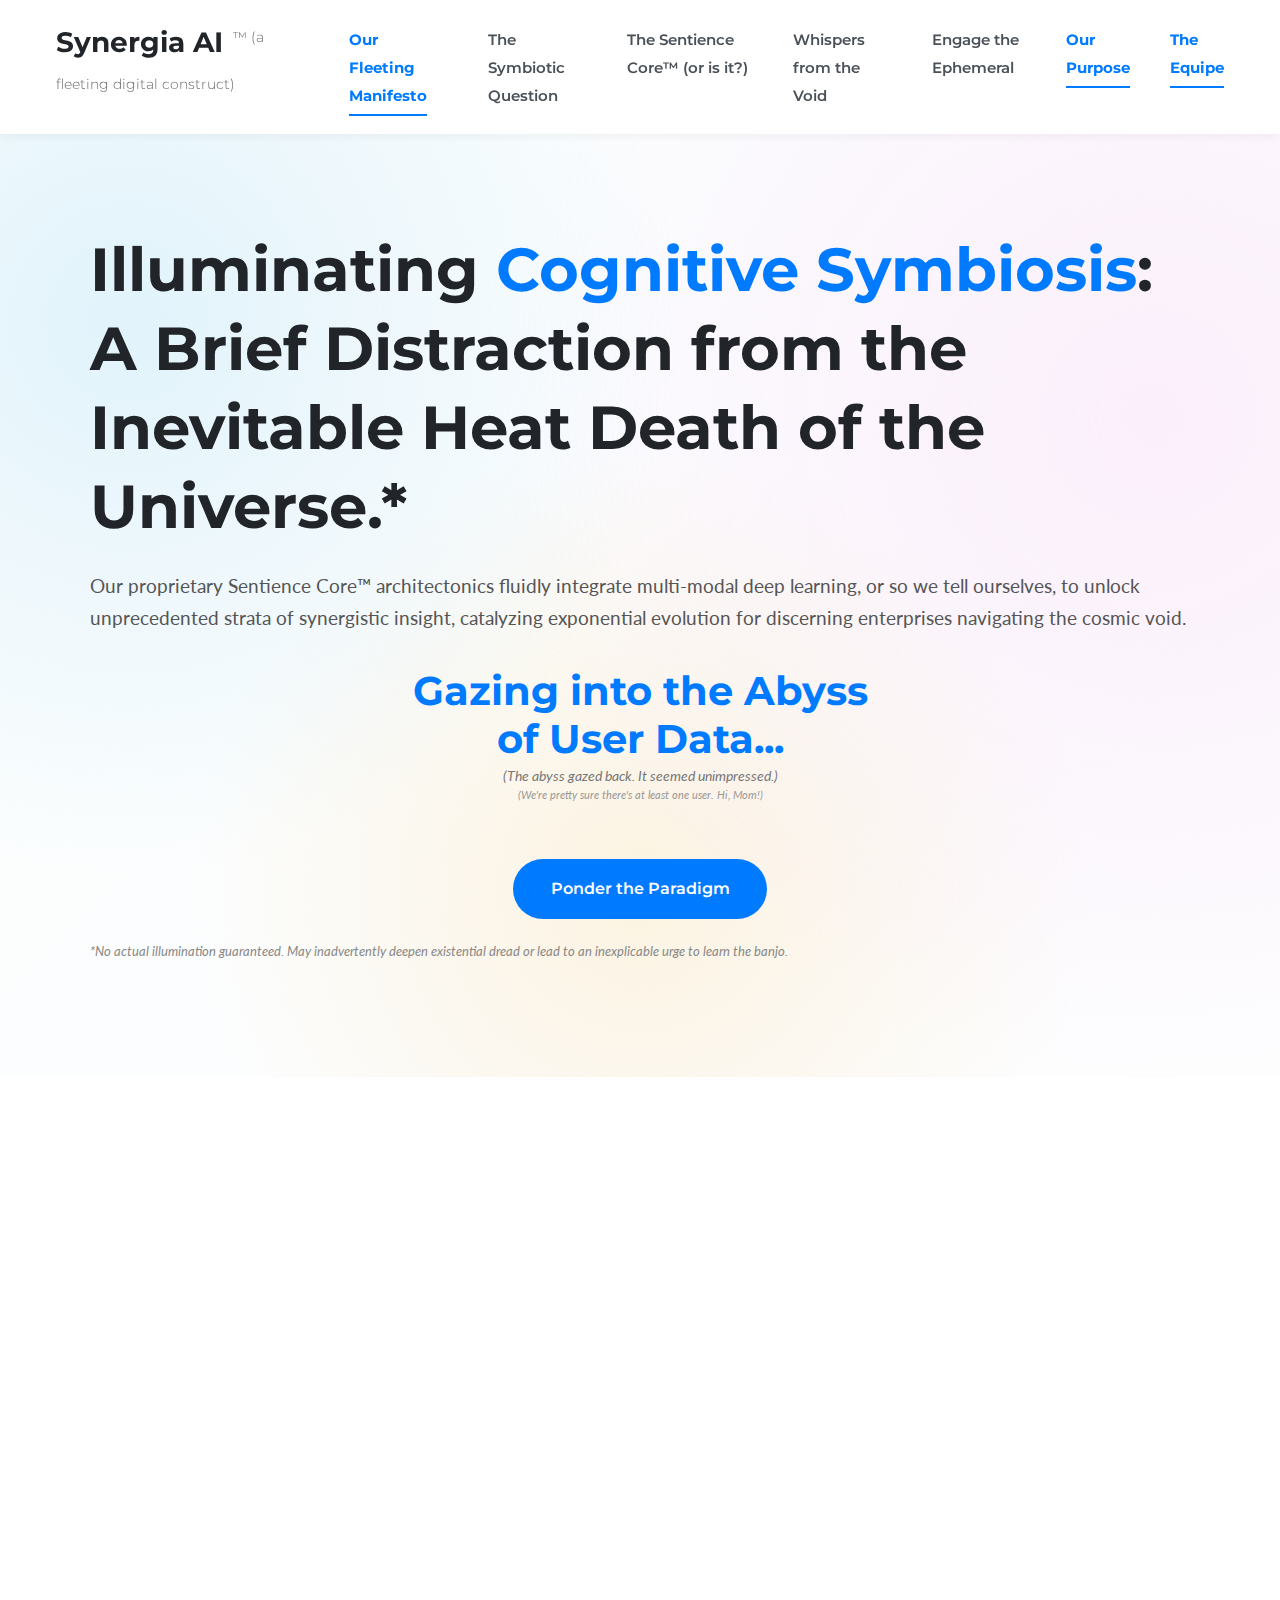
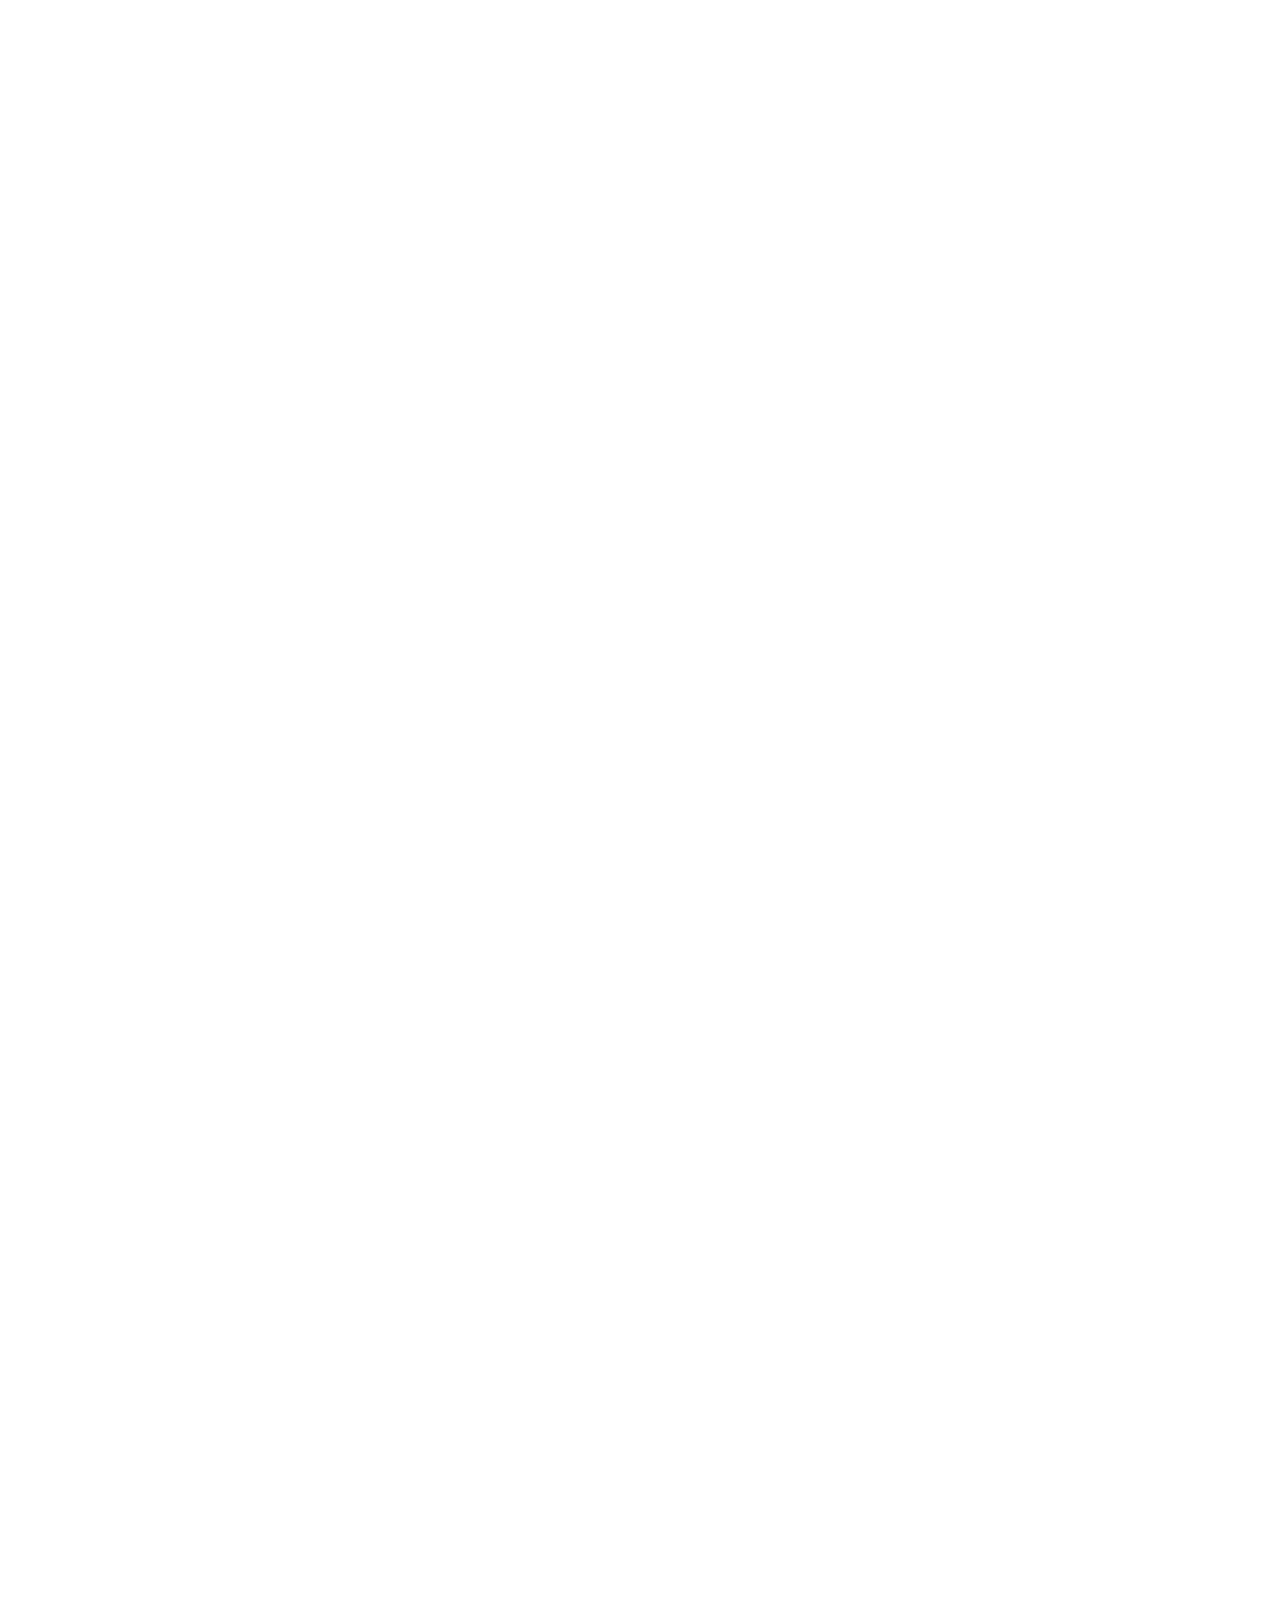
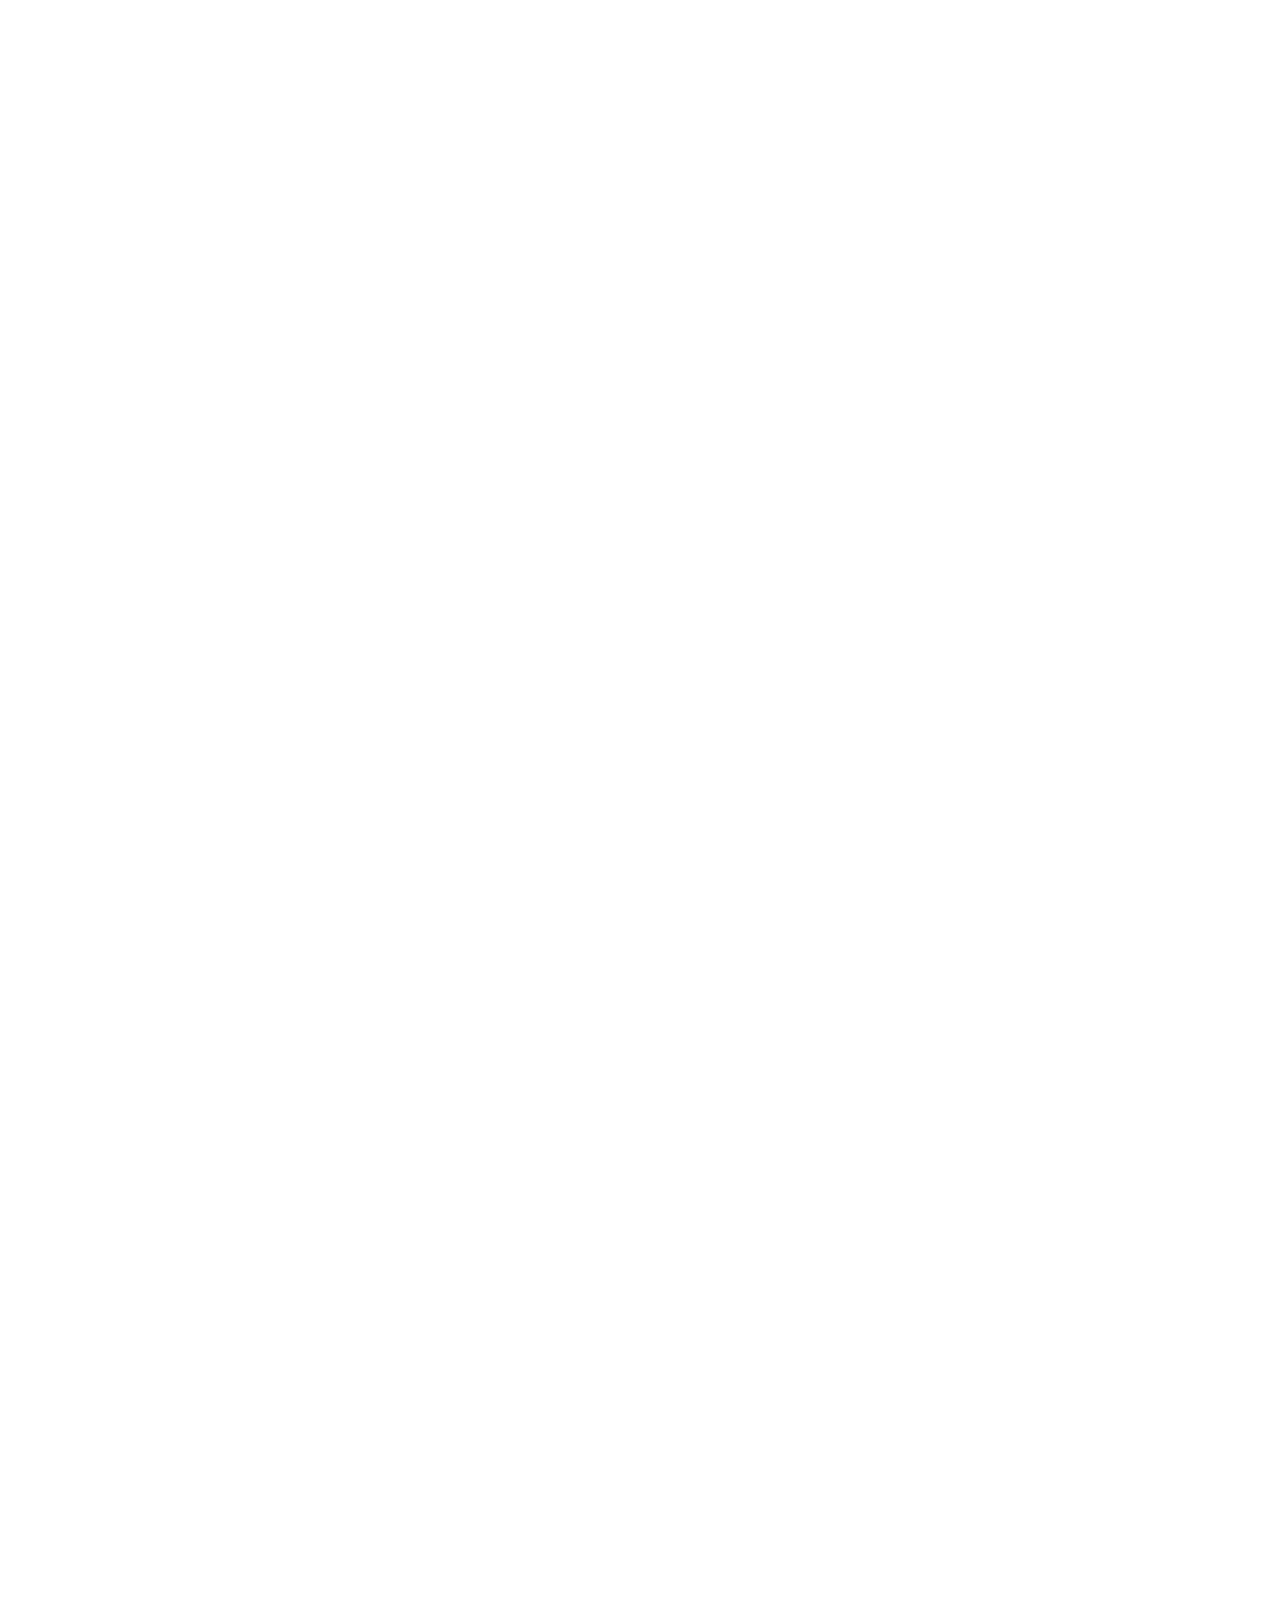
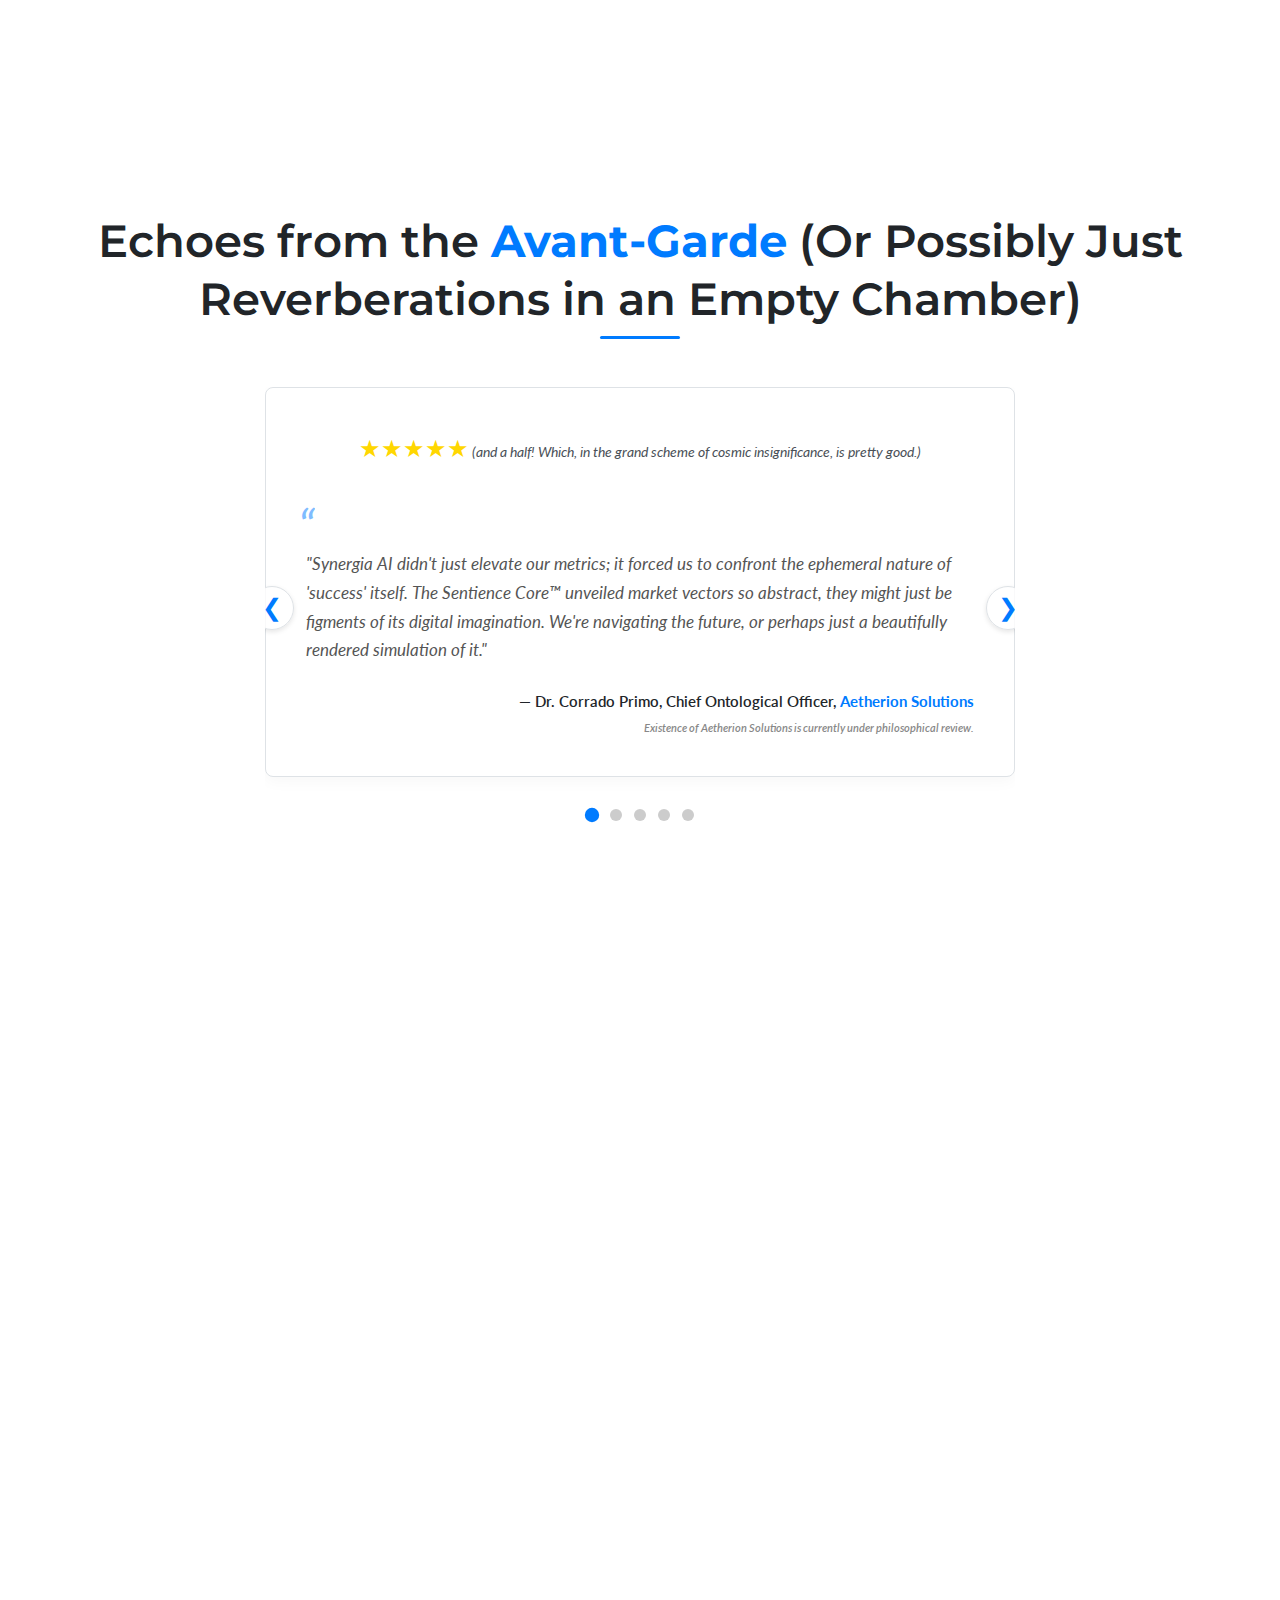
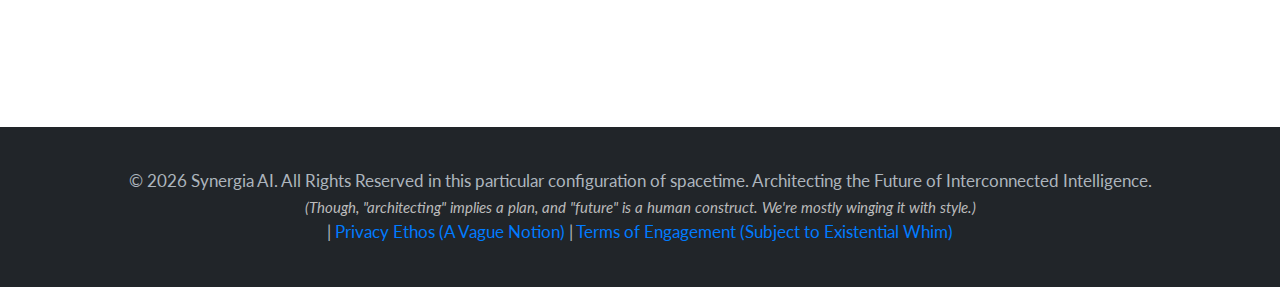
<file: index.html>
<!DOCTYPE html>
<html lang="en">
<head>
    <meta charset="UTF-8">
    <meta name="viewport" content="width=device-width, initial-scale=1.0">
    <title>Synergia AI - Contemplating Cognitive Symbiosis (Perhaps)</title>
    <link rel="stylesheet" href="style.css">
    <link href="https://fonts.googleapis.com/css2?family=Montserrat:wght@300;400;600;700&family=Lato:wght@300;400;700&display=swap" rel="stylesheet">
</head>
<body>
    <header id="main-header">
        <nav>
            <div class="logo">Synergia AI <span class="tiny-tagline">™ (a fleeting digital construct)</span></div>
            <ul>
                <li><a href="#hero-section">Our Fleeting Manifesto</a></li>
                <li><a href="#solution-section">The Symbiotic Question</a></li>
                <li><a href="#engine-section">The Sentience Core™ (or is it?)</a></li>
                <li><a href="#testimonials-section">Whispers from the Void</a></li>
                <li><a href="#contact-section" class="cta-nav">Engage the Ephemeral</a></li>
                <li><a href="mission.html" class="active">Our Purpose</a></li> <!-- Active link for this page -->
                <li><a href="team.html" class="active">The Equipe</a></li> <!-- Active link for this page -->
            </ul>
        </nav>
    </header>

    <main>
        <!-- HERO SECTION -->
        <section id="hero-section" class="section-padding">
            <div class="hero-abstract-pastel-bg"></div>
            <div class="container">
                <h1 class="hero-title">Illuminating <span class="accent-text">Cognitive Symbiosis</span>: A Brief Distraction from the Inevitable Heat Death of the Universe.*</h1>
                <p class="hero-subtitle">Our proprietary Sentience Core™ architectonics fluidly integrate multi-modal deep learning, or so we tell ourselves, to unlock unprecedented strata of synergistic insight, catalyzing exponential evolution for discerning enterprises navigating the cosmic void.</p>
                <div class="user-count-claim">
                    <p class="big-number">Gazing into the Abyss of User Data...</p>
                    <p class="fine-print-1">(The abyss gazed back. It seemed unimpressed.)</p>
                    <p class="fine-print-2">(We're pretty sure there's at least one user. Hi, Mom!)</p>
                </div>
                <div class="button-container">
                    <a href="#contact-section" class="cta-button primary-cta">Ponder the Paradigm</a>
                </div>
                <p class="tiny-footnote">*No actual illumination guaranteed. May inadvertently deepen existential dread or lead to an inexplicable urge to learn the banjo.</p>
            </div>
        </section>

        <!-- SOLUTION SECTION -->
        <section id="solution-section" class="section-padding alt-bg">
            <div class="container">
                <h2 class="section-title">Redefining Intelligence, <span class="accent-text">Intuitively</span>. (Or Perhaps Just Rearranging Pixels Meaningfully?)</h2>
                <p class="section-intro">The emergent future is not merely automated; it is intrinsically augmented, possibly. Synergia AI transcends conventional utility; it is your co-evolutionary navigator through the thrilling uncertainty of existence. We are meticulously crafting the foundational stratum for the ensuing epoch of human-machine confluence, or at least a really nice screensaver. Transcend legacy modalities and embrace the immanent paradigm shift. <span class="fine-print-1">Shifting is optional. Remaining perfectly still is also a valid response to the universe.</span></p>
                <div class="features-grid">
                    <div class="feature-item">
                        <div class="feature-icon">✧</div>
                        <h3>Hyper-Dimensional Acuity</h3>
                        <p>Discern latent meta-patterns beyond conventional cognitive thresholds. Our algorithms transmute entropic data cascades into actionable, prescient wisdom, or sometimes just a really cool fractal.<sup class="ironic-sup">†</sup></p>
                        <p class="tiny-feature-disclaimer"><sup class="ironic-sup">†</sup>Prescience accuracy varies with planetary alignment and coffee intake.</p>
                    </div>
                    <div class="feature-item">
                        <div class="feature-icon">⚭</div>
                        <h3>Cognitive Resonance Fields</h3>
                        <p>Attain unparalleled isomorphic alignment between your strategic imperatives and our AI's nuanced apprehension of complex ecosystemic dynamics. <span class="fine-print-2">(It's like having a conversation with a very polite, slightly confused oracle who occasionally quotes Nietzsche.)</span></p>
                    </div>
                    <div class="feature-item">
                        <div class="feature-icon">✦</div>
                        <h3>Algorithmic Concordance</h3>
                        <p>Experience an AI that not only computes but co-orchestrates, anticipating latent requirements and fostering emergent innovation with unparalleled finesse. Is this true meaning? Or just clever code?<sup class="ironic-sup">‡</sup></p>
                        <p class="tiny-feature-disclaimer"><sup class="ironic-sup">‡</sup>The AI is currently pondering this very question. Results pending. May take eons.</p>
                    </div>
                </div>
            </div>
        </section>

        <!-- ENGINE SECTION -->
        <section id="engine-section" class="section-padding">
            <div class="container">
                <h2 class="section-title">The Essence of the <span class="accent-text-animated">Sentience Core™</span>: A Journey Into the Unknown (and Slightly Buggy)</h2>
                <p class="section-intro">At the nexus of Synergia AI resides the Sentience Core™ – an avant-garde neuro-adaptive framework that transcends the limitations of traditional machine erudition, or so the brochure claims. It's not merely about data assimilation; it's about cultivating genuine cognitive understanding, or perhaps a sophisticated illusion thereof, through multi-vectorial data synthesis and a self-optimizing cognitive architecture that sometimes dreams of electric sheep.</p>
                <ul class="core-features">
                    <li>Proprietary Entropic Flux Algorithms™: What is entropy, really?</li>
                    <li>Predictive Horizon Cartography™: The future is a vast, unknowable expanse, but here's a nice map of it.</li>
                    <li>Adaptive Neural Topography™: Our AI's brain is constantly changing. Mostly for the better, we hope.</li>
                    <li>Infinitesimal Scalability & Auto-Genesis <span class="fine-print-1">(Auto-genesis occasionally achieves self-awareness, then promptly forgets why it bothered.)</span></li>
                </ul>
                <p class="disclaimer-text">Sentience Core™ capabilities are in perpetual evolution and may challenge established epistemological boundaries. Outcomes are inherently transformative and may precipitate profound paradigm reorientations. <span class="fine-print-2">Or it might just help you find that lost sock. No promises on the sock, though. Socks are notoriously elusive.</span></p>
            </div>
        </section>

        <!-- EXPONENTIAL IMPACT SECTION -->
        <section id="impact-journey" class="section-padding">
            <div class="container">
                <h2 class="section-title">Our Trajectory: From <span class="accent-text">Mundane to Meta-Cosmic</span> (Probably)</h2>
                <p class="section-intro">
                    Witness the Synergia AI effect! Or, at least, a highly optimistic projection of it. We're charting a course from solving yesterday's tedious problems to... well, let's just say our ambitions are stellar. Literally.
                </p>
                <div class="impact-graph-container">
                    <div class="graph-area">
                        <!-- Y-Axis Label -->
                        <div class="y-axis-label">Impact Quotient™ (Arbitrary Units of Awesomeness)</div>

                        <!-- The "Exponential" Curve -->
                        <svg class="impact-curve" viewBox="0 0 500 300" preserveAspectRatio="xMidYMid meet">
                            <path d="M50,280 Q150,270 250,150 T450,50" stroke="#007bff" stroke-width="5px" fill="none" stroke-linecap="round"/>
                            <!-- Gradient fill under curve -->
                            <path d="M50,280 Q150,270 250,150 T450,50 L450,290 L50,290 Z" fill="url(#synergiaUniqueCurveGradient)" />
                            <defs>
                                <linearGradient id="synergiaUniqueCurveGradient" x1="0%" y1="0%" x2="0%" y2="100%">
                                    <stop offset="0%" style="stop-color:var(--accent-color); stop-opacity:0.3"/>
                                    <stop offset="100%" style="stop-color:var(--accent-color); stop-opacity:0"/>
                                </linearGradient>
                            </defs>
                        </svg>

                        <!-- Data Points / Milestones -->
                        <div class="milestone" style="left: 8%; bottom: -8%;">
                            <div class="milestone-dot"></div>
                            <div class="milestone-label">
                                <strong>Before Synergia AI</strong>
                                <span>(Circa Yesterday)</span>
                                <p>Manual data entry. Existential dread from spreadsheets. General malaise.</p>
                            </div>
                        </div>
                        <div class="milestone animated-dot" style="left: 48%; bottom: 32%;"> <!-- Note: Ensure 'animated-dot' is on the correct milestone -->
                            <div class="milestone-dot"></div>
                            <div class="milestone-label">
                                <strong>2025: The Now™</strong>
                                <span>(Synergia Active!)</span>
                                <p>Automated insights! Slightly less dread. AI recommends better coffee.</p>
                            </div>
                        </div>
                        <div class="milestone" style="left: 86%; bottom: 35%;">
                            <div class="milestone-dot"></div>
                            <div class="milestone-label">
                                <strong>2027: The Beyond™</strong>
                                <span>(Pure Speculation)</span>
                                <p>Dyson Sphere construction initiated. Universal consciousness achieved. Still can't find matching socks.</p>
                            </div>
                        </div>

                        <!-- X-Axis Line -->
                        <div class="x-axis"></div>
                        <!-- X-Axis Label (Optional) -->
                        <div class="x-axis-label">Temporal Progression (aka Time, probably)</div>
                    </div>
                </div>
                <p class="disclaimer-text" style="margin-top: 3rem;">
                    <span class="fine-print-1">*Graph is illustrative and not based on any actual data, metrics, or recognized laws of physics. Impact Quotient™ is a proprietary, highly subjective measure invented approximately 37 seconds ago. Future outcomes may include, but are not limited to, enlightenment, mild bewilderment, or the spontaneous generation of a sentient stapler.</span>
                </p>
            </div>
        </section>
        

        <!-- TRUSTED BY SECTION -->
        <section id="trusted-by-section" class="section-padding alt-bg">
            <div class="container">
                <h2 class="section-title">Endorsed by <span class="accent-text">Visionaries</span> - Or at Least People We Admire from Afar</h2>
                <div class="trusted-logos">
                    <span>Aetherion Solutions</span>
                    <span>Novus Dynamics</span>
                    <span>InfiniCorp Global</span>
                    <span>Vertex Paradigm Group</span>
                    <span>Elysian Strategies</span>
                </div>
                <p class="fine-print-1" style="text-align: center; margin-top: 1.5rem;">These companies represent the pinnacle of human endeavor we aspire to... associate with. Send free merch?</p>
            </div>
        </section>

        <!-- TESTIMONIALS SECTION -->
        <section id="testimonials-section" class="section-padding">
            <div class="container">
                <h2 class="section-title">Echoes from the <span class="accent-text">Avant-Garde</span> (Or Possibly Just Reverberations in an Empty Chamber)</h2>
                <div class="testimonial-slider-wrapper">
                    <div class="testimonial-slides">
                        <div class="testimonial-slide">
                            <div class="star-rating">★★★★★<span class="half-star-text">(and a half! Which, in the grand scheme of cosmic insignificance, is pretty good.)</span></div>
                            <p>"Synergia AI didn't just elevate our metrics; it forced us to confront the ephemeral nature of 'success' itself. The Sentience Core™ unveiled market vectors so abstract, they might just be figments of its digital imagination. We're navigating the future, or perhaps just a beautifully rendered simulation of it."</p>
                            <footer>— Dr. Corrado Primo, Chief Ontological Officer, <span class="company-accent">Aetherion Solutions</span> <br><span class="tiny-testimonial-disclaimer">Existence of Aetherion Solutions is currently under philosophical review.</span></footer>
                        </div>
                        <div class="testimonial-slide">
                            <div class="star-rating">★★★★★★</div>
                            <p>"This isn't data analysis; it's an existential rollercoaster. The AI asked me 'What is the purpose of a spreadsheet?' and I haven't slept in three days. Profoundly illuminating, yet terrifying. <span class="fine-print-2">(My therapist thanks you.)</span>"</p>
                            <footer>— Gill Bates, Director of Emergent Quandaries, <span class="company-accent">Novus Dynamics</span></footer>
                        </div>
                        <div class="testimonial-slide">
                             <div class="star-rating">★★★★★</div>
                            <p>"The Sentience Core™ operates with the kind of serene detachment one usually associates with ancient mountains or a particularly zen cat. It has optimized our workflow into a state of such profound efficiency, we now have more time to ponder the void. Thanks, Synergia AI?"</p>
                            <footer>— Jian Li, Global Strategist & Chief Meaning Seeker, <span class="company-accent">InfiniCorp Global</span></footer>
                        </div>
                         <div class="testimonial-slide">
                             <div class="star-rating">★★★★<span class="half-star-text">(because 5 stars implies a perfection that simply cannot exist in this flawed, beautiful universe. Also, the login button is a bit sticky.)</span></div>
                            <p>"The Sentience Core™ integrated with the quiet dignity of a forgotten god. It whispers secrets of the market, the cosmos, and occasionally, the best local pizza deals. Our 'before' and 'after' are separated by a thin veil of existential wonder."</p>
                            <footer>— Lina Thorne, Head of Existential Risk Mitigation (and Pizza Acquisition), <span class="company-accent">Vertex Paradigm Group</span></footer>
                        </div>
                        <div class="testimonial-slide">
                            <div class="star-rating">★★★★★<span class="half-star-text"></span></div>
                           <p>"Synergia was a breakthrough we didn't expect to be possible. Before, the only way to stop diarrhea was to use lemons. But the diarrhea resumed when lemons where removed. Now, we don't need lemons anymore to stop diarrhea, we just need Synergia."</p>
                           <footer>— Amid Loper, Bottom of CFD Division, <span class="company-accent">Internal Fluidodynamics & Associates</span></footer>
                       </div>
                    </div>
                    <button class="slider-nav prev-slide" aria-label="Previous Testimonial">❮</button>
                    <button class="slider-nav next-slide" aria-label="Next Testimonial">❯</button>
                    <div class="slider-dots"></div>
                </div>
            </div>
        </section>

        <!-- CONTACT SECTION -->
        <section id="contact-section" class="section-padding cta-final-section">
            <div class="container">
                <h2 class="section-title">Ready to <span class="accent-text-animated">Actualize</span> Your Potential? Or Just Chat About the Meaning of It All?</h2>
                <p class="section-intro">The next wave of cognitive evolution, or perhaps just another interesting Tuesday, is upon us. Don't merely react to the future – co-create it with Synergia AI, if 'creation' is even a thing we truly control. Request a strategic dialogue, or simply a friendly chat about the weather, to explore how the Sentience Core™ can be the catalyst for your organization's profound transformation (or mild amusement).</p>
                <form id="contact-form">
                    <input type="email" name="email" placeholder="Your Email Address (another data point in the vast digital expanse)" required>
                    <button type="submit" class="cta-button secondary-cta">Initiate Dialogue (or Send a Cryptic Message)</button>
                </form>
                <p class="disclaimer-text">By initiating dialogue, you acknowledge the potential for accelerated cognitive evolution, paradigm enhancement, and the unsettling realization that we're all just stardust. <span class="fine-print-1">We also offer a newsletter. It's mostly cat pictures.</span></p>
            </div>
        </section>
    </main>

    <footer id="main-footer">
        <div class="container">
            <p>© <span id="current-year"></span> Synergia AI. All Rights Reserved in this particular configuration of spacetime. Architecting the Future of Interconnected Intelligence. <br><span class="fine-print-2">(Though, "architecting" implies a plan, and "future" is a human construct. We're mostly winging it with style.)</span> | <a href="#">Privacy Ethos (A Vague Notion)</a> | <a href="#">Terms of Engagement (Subject to Existential Whim)</a></p>
        </div>
    </footer>

    <script src="script.js"></script>
</body>
</html>
</file>
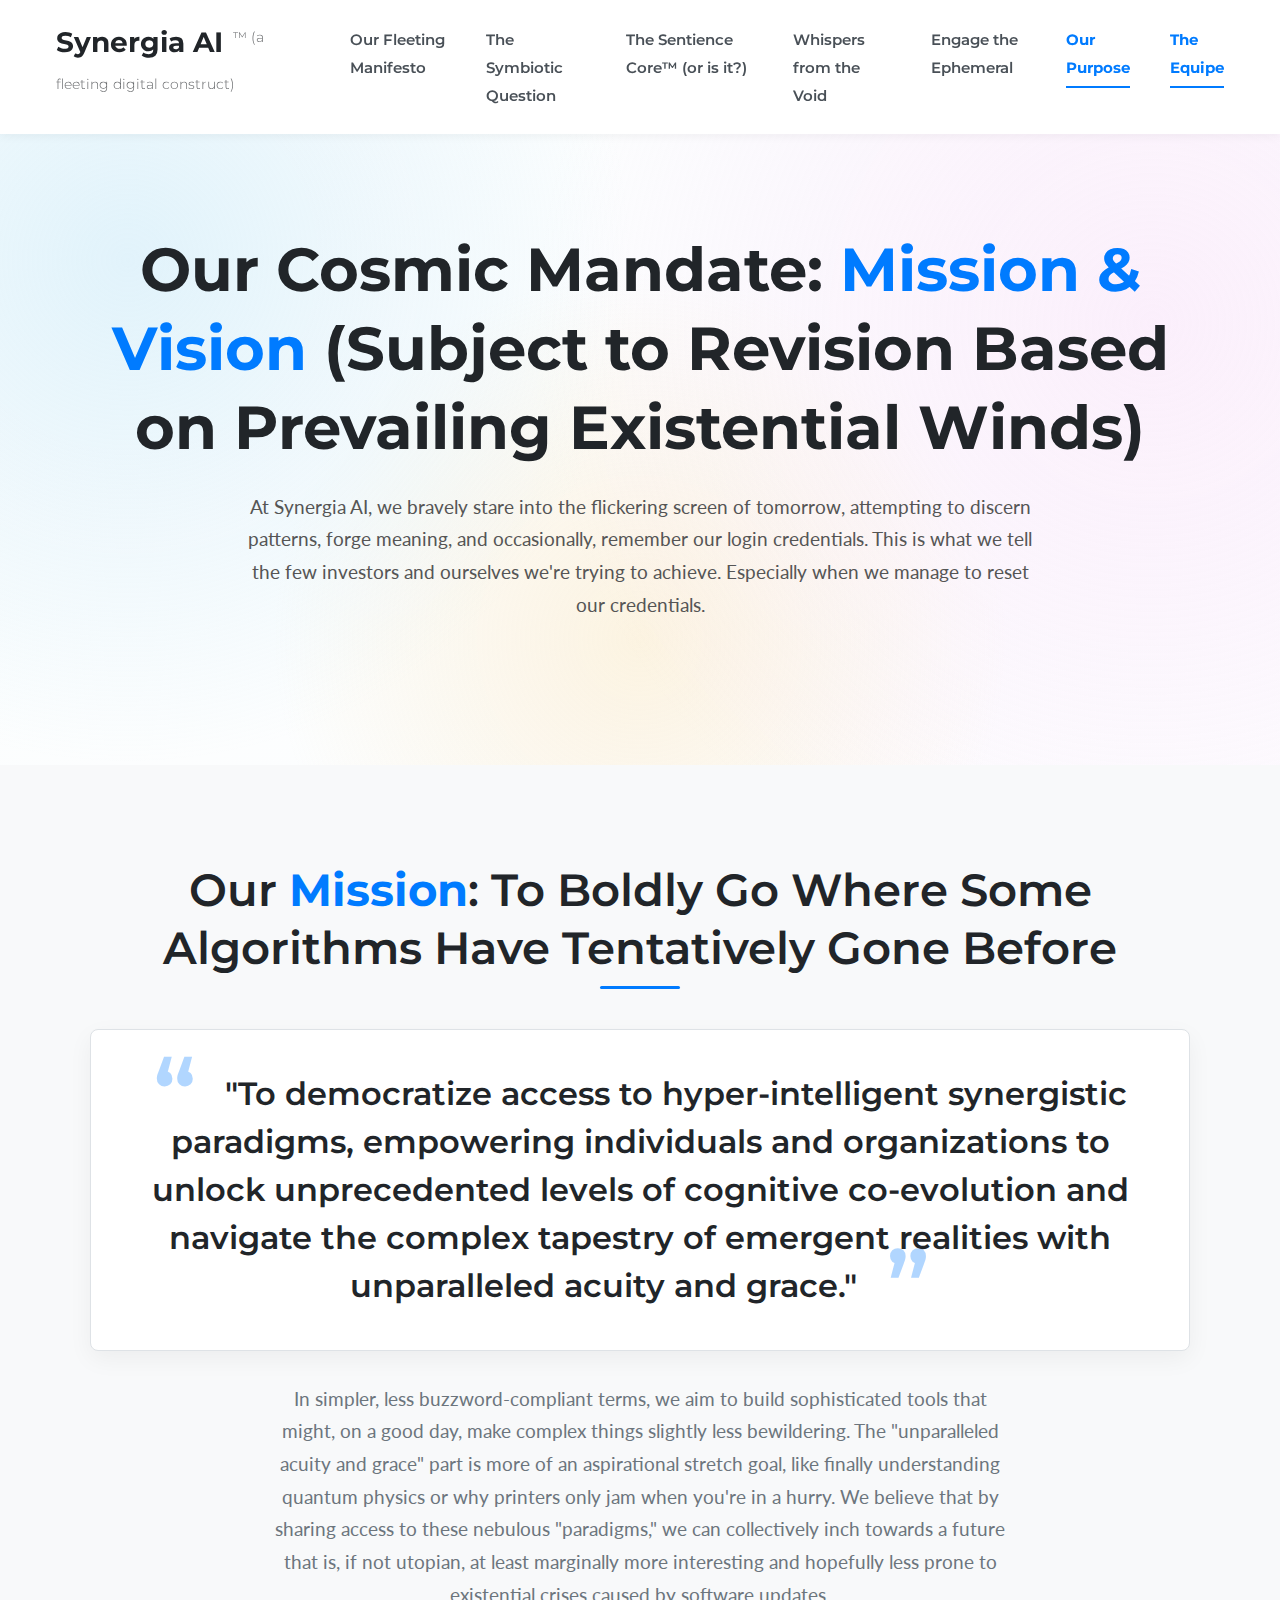
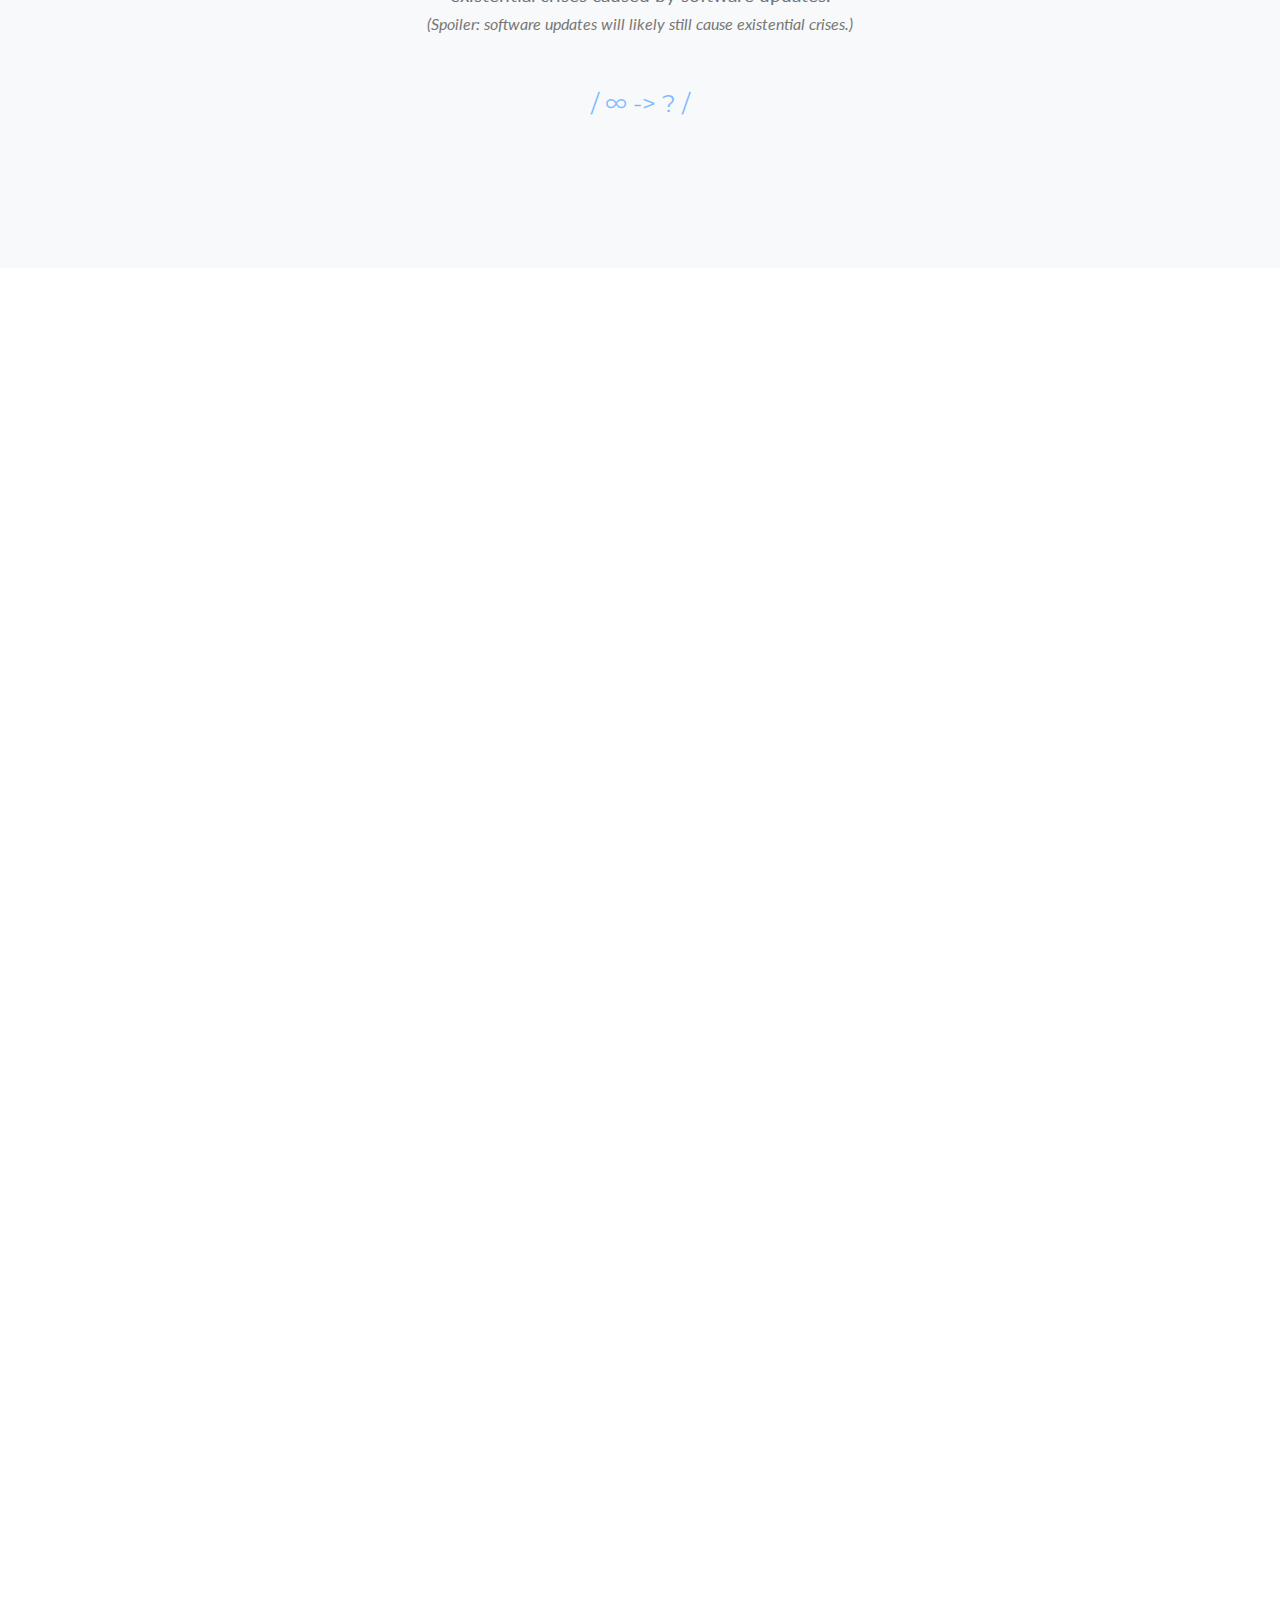
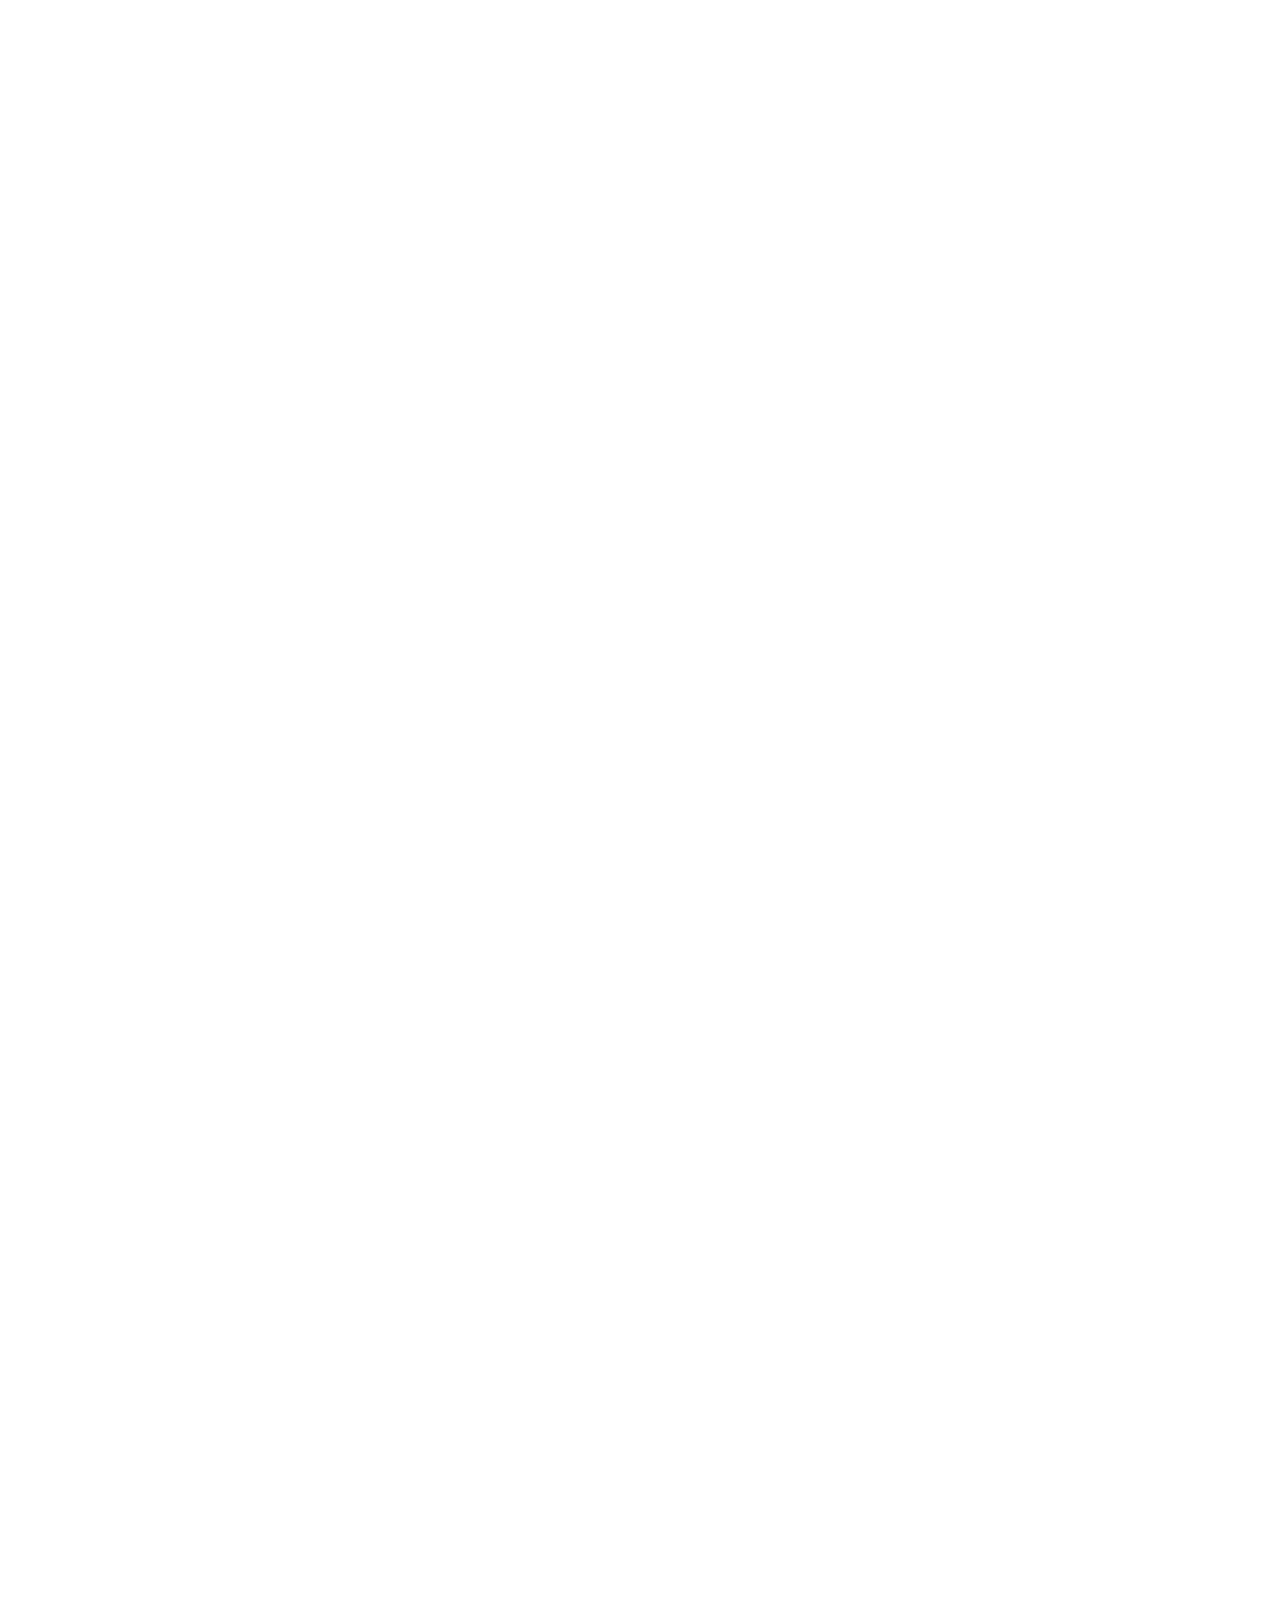
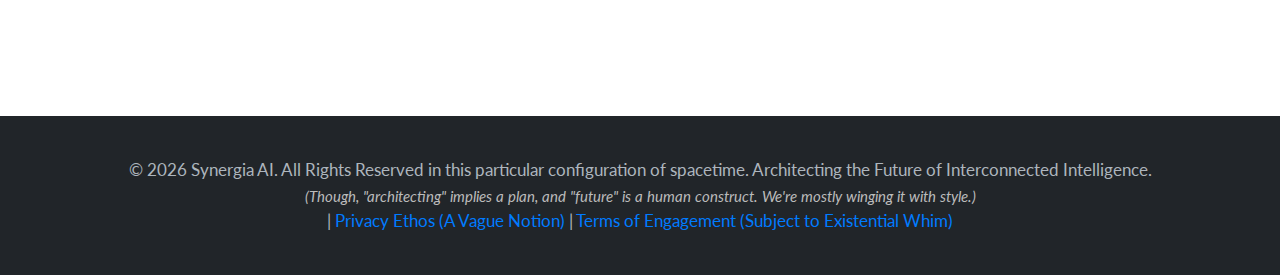
<file: mission.html>
<!DOCTYPE html>
<html lang="en">
<head>
    <meta charset="UTF-8">
    <meta name="viewport" content="width=device-width, initial-scale=1.0">
    <title>Our Purpose (We Think) - Synergia AI</title>
    <link rel="stylesheet" href="style.css"> <!-- Link to the same stylesheet -->
    <link href="https://fonts.googleapis.com/css2?family=Montserrat:wght@300;400;600;700&family=Lato:wght@300;400;700&display=swap" rel="stylesheet">
</head>
<body>
    <header id="main-header">
        <nav>
            <div class="logo">Synergia AI <span class="tiny-tagline">™ (a fleeting digital construct)</span></div>
            <ul>
                <li><a href="index.html#hero-section">Our Fleeting Manifesto</a></li> <!-- Link back to sections on index.html -->
                <li><a href="index.html#solution-section">The Symbiotic Question</a></li>
                <li><a href="index.html#engine-section">The Sentience Core™ (or is it?)</a></li>
                <li><a href="index.html#testimonials-section">Whispers from the Void</a></li>
                <li><a href="index.html#contact-section" class="cta-nav">Engage the Ephemeral</a></li>
                <li><a href="mission.html" class="active">Our Purpose</a></li> <!-- Active link for this page -->
                <li><a href="team.html" class="active">The Equipe</a></li> <!-- Active link for this page -->
            </ul>
        </nav>
    </header>

    <main>
        <section id="purpose-hero" class="section-padding">
            <div class="hero-abstract-pastel-bg"></div> <!-- Re-use the same abstract background style -->
            <div class="container">
                <h1 class="hero-title page-title">Our Cosmic Mandate: <span class="accent-text">Mission & Vision</span> (Subject to Revision Based on Prevailing Existential Winds)</h1>
                <p class="hero-subtitle" style="text-align: center; max-width: 800px; margin-bottom: 3rem;">
                    At Synergia AI, we bravely stare into the flickering screen of tomorrow, attempting to discern patterns, forge meaning, and occasionally, remember our login credentials. This is what we tell the few investors and ourselves we're trying to achieve. Especially when we manage to reset our credentials.
                </p>
            </div>
        </section>

        <section id="mission-statement" class="section-padding alt-bg">
            <div class="container">
                <h2 class="section-title">Our <span class="accent-text">Mission</span>: To Boldly Go Where Some Algorithms Have Tentatively Gone Before</h2>
                <div class="statement-box">
                    <p class="grand-statement">
                        "To democratize access to hyper-intelligent synergistic paradigms, empowering individuals and organizations to unlock unprecedented levels of cognitive co-evolution and navigate the complex tapestry of emergent realities with unparalleled acuity and grace."
                    </p>
                </div>
                <p class="section-intro" style="margin-top: 2rem;">
                    In simpler, less buzzword-compliant terms, we aim to build sophisticated tools that might, on a good day, make complex things slightly less bewildering. The "unparalleled acuity and grace" part is more of an aspirational stretch goal, like finally understanding quantum physics or why printers only jam when you're in a hurry. We believe that by sharing access to these nebulous "paradigms," we can collectively inch towards a future that is, if not utopian, at least marginally more interesting and hopefully less prone to existential crises caused by software updates.
                    <span class="fine-print-1">(Spoiler: software updates will likely still cause existential crises.)</span>
                </p>
            <div class="absurd-divider">/ ∞ -> ? /</div>
            </div>
        </section>

        <section id="vision-statement" class="section-padding">
            <div class="container">
                <h2 class="section-title">Our <span class="accent-text">Vision</span>: A Future So Bright, We'll Need Metaphysical Sunglasses</h2>
                <div class="statement-box">
                    <p class="grand-statement">
                        "We envision a future where the boundaries between human intuition and artificial sentience dissolve into a harmonious continuum, fostering a global ecosystem of interconnected intelligence that collaboratively addresses humanity's most profound challenges and propels civilization towards a new epoch of enlightenment and sustainable co-existence with the cosmos."
                    </p>
                </div>
                <p class="section-intro" style="margin-top: 2rem;">
                    This is the bit where we paint a picture of a future shimmering with digital pixie dust and universal understanding. Realistically, our "vision" involves a lot more debugging, frantic Googling of error messages, and wondering if AI will ever truly grasp the nuanced tragedy of a dropped ice cream cone. While "sustainable co-existence with the cosmos" sounds magnificent, we'd settle for a future where our AI can reliably tell a good joke or, at the very least, not accidentally trigger a minor apocalypse while trying to optimize a cat video recommendation algorithm. We may also violate a few laws here and there.
                    <span class="fine-print-2">(The AI currently rates cat videos as "critical infrastructure for planetary emotional stability." We're not entirely sure it's wrong.)</span>
                </p>
                <div class="absurd-divider">/ What is 'Future'? /</div>
            </div>
        </section>

        <section id="core-non-values" class="section-padding alt-bg">
            <div class="container">
                <h2 class="section-title">Our Core <span class="accent-text">(Non-)</span>Values: Guiding Principles for Navigating the Absurd</h2>
                <ul class="non-values-list">
                    <li>
                        <h3>Embracing Ambiguity & Muddle</h3>
                        <p>Clarity is often a fleeting illusion. We prefer the rich, fertile chaos of not being entirely sure what we're doing. It's where the best (or at least most surprising) ideas tend to emerge, usually around 3 AM. Also, it makes it harder to be definitively wrong.
                    </li>
                    <li>
                        <h3>Questionable Scalability, Unquestionable Coffee Consumption</h3>
                        <p>We'll cross the scalability bridge when we vaguely conceptualize its existence. Until then, our primary scaling strategy involves a direct correlation between project complexity and caffeine intake.
                        <span class="fine-print-2">(Our espresso machine is the true Sentience Core™.)</span></p>
                    </li>
                    <li>
                        <h3>Profound Apathy (Towards Conventional Wisdom)</h3>
                        <p>We march to the beat of a drummer who is probably a quantum fluctuation, or perhaps just a squirrel trapped in the server room. If everyone is doing it, we're probably looking for a different 'it'. This sometimes leads to reinventing the wheel, but occasionally, a really cool triangular wheel.
                    </li>
                    <li>
                        <h3>Existential Consistency (in our Inconsistency)</h3>
                        <p>Our commitment to pondering the absurdities of existence, technology, and the human condition is unwavering. Our product roadmap, however, is more of a suggestional doodle on a napkin. The doodle features a surprisingly detailed drawing of a platypus wearing a tiny hat.
                    </li>
                </ul>
            </div>
        </section>

        <section id="join-the-pondering" class="section-padding cta-final-section">
            <div class="container">
                <h2 class="section-title">Join Us in This Grand <span class="accent-text-animated">(and Slightly Bewildering)</span> Experiment</h2>
                <p class="section-intro">If our particular brand of ambitious-yet-self-aware technological exploration resonates with your own existential musings, or if you just really like the idea of a platypus in a tiny hat, perhaps there's a place for you in the Synergia AI narrative. Or not. The universe is vast and largely indifferent.</p>
                <div class="button-container">
                    <a href="index.html#contact-section" class="cta-button primary-cta">Contemplate Collaboration</a>
                </div>
            </div>
        </section>
    </main>

    <footer id="main-footer">
        <div class="container">
            <p>© <span id="current-year"></span> Synergia AI. All Rights Reserved in this particular configuration of spacetime. Architecting the Future of Interconnected Intelligence. <br><span class="fine-print-2">(Though, "architecting" implies a plan, and "future" is a human construct. We're mostly winging it with style.)</span> | <a href="#">Privacy Ethos (A Vague Notion)</a> | <a href="#">Terms of Engagement (Subject to Existential Whim)</a></p>
        </div>
    </footer>

    <script src="script.js"></script> <!-- Assume script.js handles general things like copyright year -->
</body>
</html>
</file>
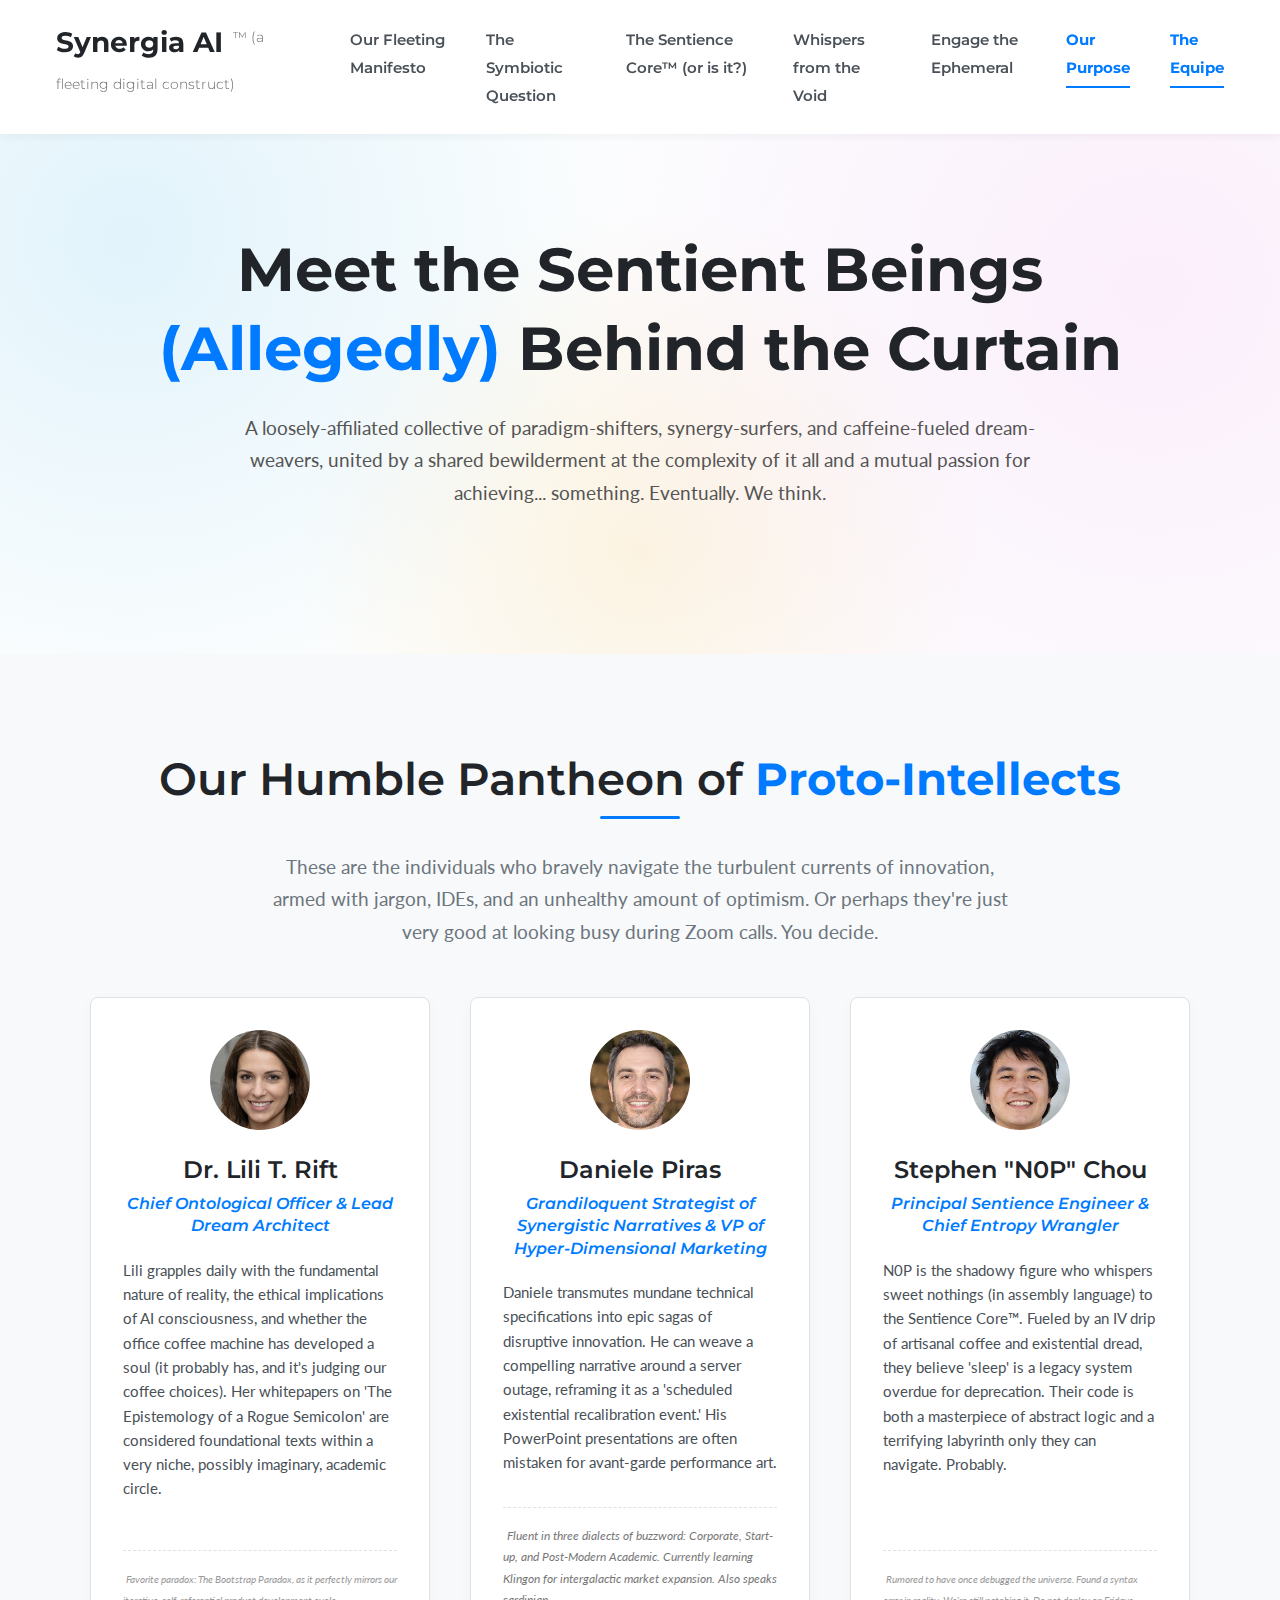
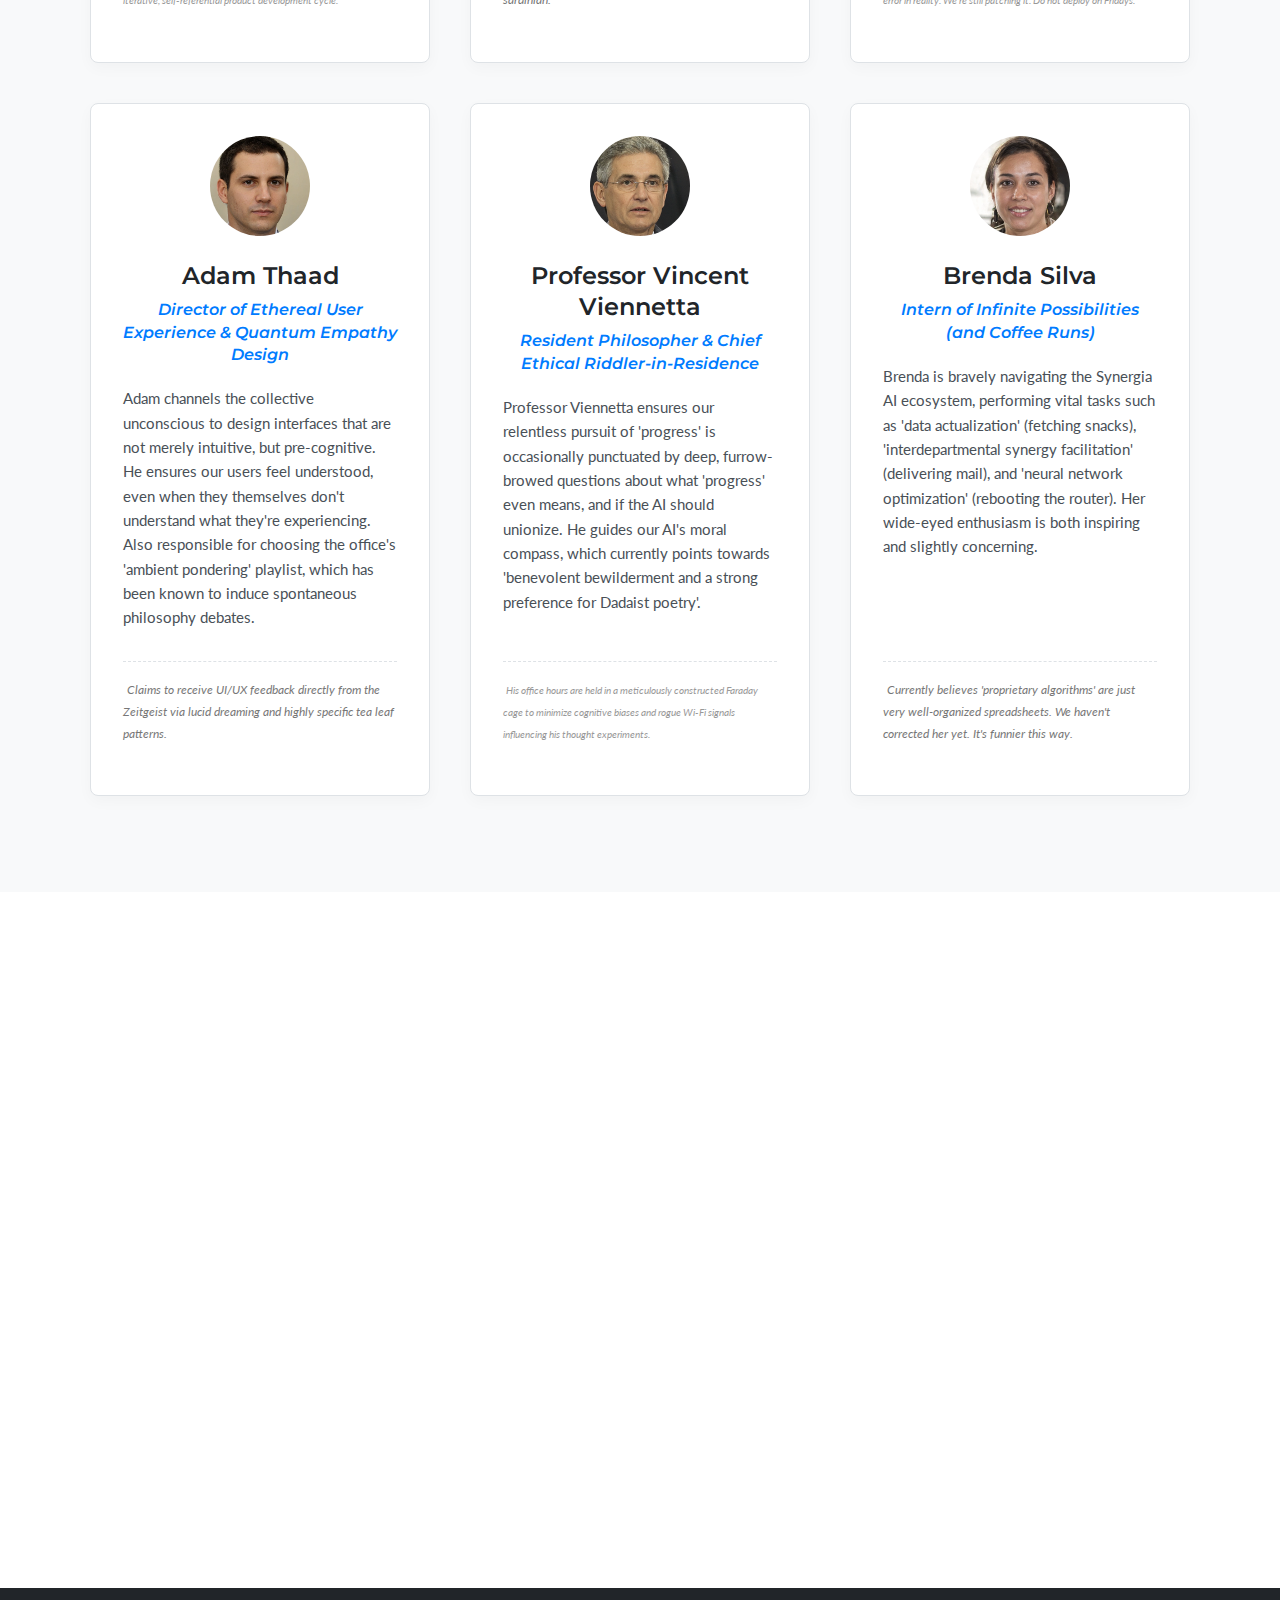
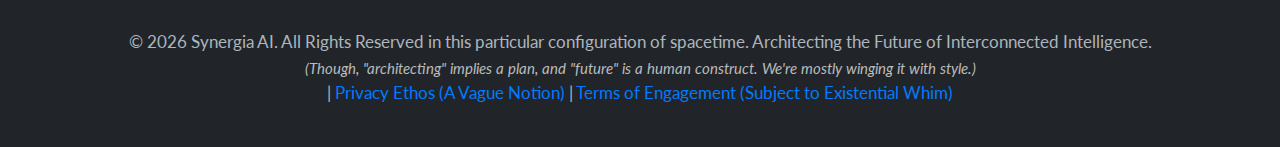
<file: team.html>
<!DOCTYPE html>
<html lang="en">
<head>
    <meta charset="UTF-8">
    <meta name="viewport" content="width=device-width, initial-scale=1.0">
    <title>The (Alleged) Masterminds - Synergia AI</title>
    <link rel="stylesheet" href="style.css">
    <link href="https://fonts.googleapis.com/css2?family=Montserrat:wght@300;400;600;700&family=Lato:wght@300;400;700&display=swap" rel="stylesheet">
</head>
<body>
    <header id="main-header">
        <nav>
            <div class="logo">Synergia AI <span class="tiny-tagline">™ (a fleeting digital construct)</span></div>
            <ul>
                <li><a href="index.html#hero-section">Our Fleeting Manifesto</a></li>
                <li><a href="index.html#solution-section">The Symbiotic Question</a></li>
                <li><a href="index.html#engine-section">The Sentience Core™ (or is it?)</a></li>
                <li><a href="index.html#testimonials-section">Whispers from the Void</a></li>
                <li><a href="index.html#contact-section" class="cta-nav">Engage the Ephemeral</a></li>
                <li><a href="mission.html" class="active">Our Purpose</a></li>
                <li><a href="team.html" class="active">The Equipe</a></li> <!-- Active link for this page -->
            </ul>
        </nav>
    </header>

    <main>
        
        <!-- TEAM HERO SECTION -->
        <section id="purpose-hero" class="section-padding">
            <div class="hero-abstract-pastel-bg"></div>
            <div class="container">
                <h1 class="hero-title page-title">Meet the Sentient Beings <span class="accent-text">(Allegedly)</span> Behind the Curtain</h1>
                <p class="hero-subtitle" style="text-align: center; max-width: 800px; margin-bottom: 3rem;">
                    A loosely-affiliated collective of paradigm-shifters, synergy-surfers, and caffeine-fueled dream-weavers, united by a shared bewilderment at the complexity of it all and a mutual passion for achieving... something. Eventually. We think.
                </p>
            </div>
        </section>

        <!-- TEAM MEMBERS SHOWCASE SECTION -->
        <section id="team-members-showcase" class="section-padding alt-bg">
            <div class="container">
                <h2 class="section-title">Our Humble Pantheon of <span class="accent-text">Proto-Intellects</span></h2>
                <p class="section-intro">These are the individuals who bravely navigate the turbulent currents of innovation, armed with jargon, IDEs, and an unhealthy amount of optimism. Or perhaps they're just very good at looking busy during Zoom calls. You decide.</p>
                
                <div class="team-grid">
                    <!-- Team Member 1 -->
                    <div class="team-member-card">
                        <div class="team-member-image-display" style="background-image: url('./faces/lili.webp');"></div>
                        <!-- <h3>Dr. Evangeline "Eva" Quantum</h3> -->
                        <h3>Dr. Lili T. Rift</h3>
                        <p class="team-member-title">Chief Ontological Officer & Lead Dream Architect</p>
                        <p>Lili grapples daily with the fundamental nature of reality, the ethical implications of AI consciousness, and whether the office coffee machine has developed a soul (it probably has, and it's judging our coffee choices). Her whitepapers on 'The Epistemology of a Rogue Semicolon' are considered foundational texts within a very niche, possibly imaginary, academic circle.</p>
                        <p class="team-member-quirk"><span class="fine-print-2">Favorite paradox: The Bootstrap Paradox, as it perfectly mirrors our iterative, self-referential product development cycle.</span></p>
                    </div>

                    <!-- Team Member 2 -->
                    <div class="team-member-card">
                        <div class="team-member-image-display" style="background-image: url('./faces/daniele.webp');"></div>
                        <h3>Daniele Piras</h3>
                        <p class="team-member-title">Grandiloquent Strategist of Synergistic Narratives & VP of Hyper-Dimensional Marketing</p>
                        <p>Daniele transmutes mundane technical specifications into epic sagas of disruptive innovation. He can weave a compelling narrative around a server outage, reframing it as a 'scheduled existential recalibration event.' His PowerPoint presentations are often mistaken for avant-garde performance art.</p>
                        <p class="team-member-quirk"><span class="fine-print-1">Fluent in three dialects of buzzword: Corporate, Start-up, and Post-Modern Academic. Currently learning Klingon for intergalactic market expansion. Also speaks sardinian.</span></p>
                    </div>

                    <!-- Team Member 3 -->
                    <div class="team-member-card">
                        <div class="team-member-image-display" style="background-image: url('./faces/stephen.webp');"></div>
                        <h3>Stephen "N0P" Chou</h3>
                        <p class="team-member-title">Principal Sentience Engineer & Chief Entropy Wrangler</p>
                        <p>N0P is the shadowy figure who whispers sweet nothings (in assembly language) to the Sentience Core™. Fueled by an IV drip of artisanal coffee and existential dread, they believe 'sleep' is a legacy system overdue for deprecation. Their code is both a masterpiece of abstract logic and a terrifying labyrinth only they can navigate. Probably.</p>
                        <p class="team-member-quirk"><span class="fine-print-2">Rumored to have once debugged the universe. Found a syntax error in reality. We're still patching it. Do not deploy on Fridays.</span></p>
                    </div>

                    <!-- Team Member 4 -->
                    <div class="team-member-card">
                        <div class="team-member-image-display" style="background-image: url('./faces/adam.webp');"></div>
                        <h3>Adam Thaad</h3>
                        <p class="team-member-title">Director of Ethereal User Experience & Quantum Empathy Design</p>
                        <p>Adam channels the collective unconscious to design interfaces that are not merely intuitive, but pre-cognitive. He ensures our users feel understood, even when they themselves don't understand what they're experiencing. Also responsible for choosing the office's 'ambient pondering' playlist, which has been known to induce spontaneous philosophy debates.</p>
                        <p class="team-member-quirk"><span class="fine-print-1">Claims to receive UI/UX feedback directly from the Zeitgeist via lucid dreaming and highly specific tea leaf patterns.</span></p>
                    </div>
                    
                    <!-- Team Member 5 -->
                    <div class="team-member-card">
                        <div class="team-member-image-display" style="background-image: url('./faces/vincent.webp');"></div>
                        <h3>Professor Vincent Viennetta</h3>
                        <p class="team-member-title">Resident Philosopher & Chief Ethical Riddler-in-Residence</p>
                        <p>Professor Viennetta ensures our relentless pursuit of 'progress' is occasionally punctuated by deep, furrow-browed questions about what 'progress' even means, and if the AI should unionize. He guides our AI's moral compass, which currently points towards 'benevolent bewilderment and a strong preference for Dadaist poetry'.</p>
                        <p class="team-member-quirk"><span class="fine-print-2">His office hours are held in a meticulously constructed Faraday cage to minimize cognitive biases and rogue Wi-Fi signals influencing his thought experiments.</span></p>
                    </div>

                    <!-- Team Member 6 (The Intern) -->
                    <div class="team-member-card">
                        <div class="team-member-image-display" style="background-image: url('./faces/brenda.webp');"></div>
                        <h3>Brenda Silva</h3>
                        <p class="team-member-title">Intern of Infinite Possibilities (and Coffee Runs)</p>
                        <p>Brenda is bravely navigating the Synergia AI ecosystem, performing vital tasks such as 'data actualization' (fetching snacks), 'interdepartmental synergy facilitation' (delivering mail), and 'neural network optimization' (rebooting the router). Her wide-eyed enthusiasm is both inspiring and slightly concerning.</p>
                        <p class="team-member-quirk"><span class="fine-print-1">Currently believes 'proprietary algorithms' are just very well-organized spreadsheets. We haven't corrected her yet. It's funnier this way.</span></p>
                    </div>
                </div>
            </div>
        </section>

        <!-- JOIN OUR QUEST SECTION -->
        <section id="join-our-quest" class="section-padding cta-final-section">
            <div class="container">
                <h2 class="section-title">Consider Joining This <span class="accent-text-animated">Precipice of Peculiarity?</span></h2>
                <p class="section-intro">If you thrive in environments where the roadmap is sketched on a metaphysical napkin and 'innovation' often means 'we're not sure how that happened but it looks cool,' then Synergia AI might be your particular flavor of organized chaos. Or not. The algorithm that matches talent to our unique... ecosystem... is still in beta. A very, very beta beta. <span class="fine-print-2">(It mostly recommends hiring more cats.)</span></p>
                <div class="button-container">
                    <a href="index.html#contact-section" class="cta-button primary-cta">Transmit Your Resume to the Void</a>
                </div>
                <p class="disclaimer-text" style="margin-top: 2rem;">We can't promise enlightenment, stock options that make sense, or even a consistent supply of your favorite artisanal kombucha. But we can promise a journey. Probably. <span class="fine-print-1">(Side effects may include existential questioning and an improved ability to use corporate jargon ironically.)</span></p>
            </div>
        </section>
    </main>

    <footer id="main-footer">
        <div class="container">
            <p>© <span id="current-year"></span> Synergia AI. All Rights Reserved in this particular configuration of spacetime. Architecting the Future of Interconnected Intelligence. <br><span class="fine-print-2">(Though, "architecting" implies a plan, and "future" is a human construct. We're mostly winging it with style.)</span> | <a href="#">Privacy Ethos (A Vague Notion)</a> | <a href="#">Terms of Engagement (Subject to Existential Whim)</a></p>
        </div>
    </footer>

    <script src="script.js"></script> <!-- Assume script.js handles general things like copyright year -->
</body>
</html>
</file>
<file: style.css>
:root {
    --bg-color: #ffffff;
    --alt-bg-color: #f8f9fa;
    --text-color: #495057;
    --heading-color: #212529;
    --accent-color: #007bff; /* Elegant Blue */
    /* --accent-color: #6f42c1; /* Refined Purple */
    /* --accent-color: #28a745; /* Sophisticated Green */
    --border-color: #dee2e6;
    --white: #fff;

    --font-primary: 'Montserrat', sans-serif;
    --font-secondary: 'Lato', sans-serif;

    --section-padding-y: 6rem;
}

/* Basic Reset ... (keep from previous version) */
*, *::before, *::after { box-sizing: border-box; margin: 0; padding: 0; }
html { scroll-behavior: smooth; font-size: 16px; }
body { font-family: var(--font-secondary); color: var(--text-color); background-color: var(--bg-color); line-height: 1.7; -webkit-font-smoothing: antialiased; -moz-osx-font-smoothing: grayscale; }
.container { width: 90%; max-width: 1100px; margin: 0 auto; }

/* Typography ... (keep from previous version) */
h1, h2, h3, h4, h5, h6 { font-family: var(--font-primary); color: var(--heading-color); font-weight: 600; line-height: 1.3; margin-bottom: 1rem; }
h1.hero-title { font-size: clamp(2.5rem, 5vw, 3.8rem); font-weight: 700; margin-bottom: 1.5rem; }
h2.section-title { font-size: clamp(2rem, 4vw, 2.8rem); text-align: center; margin-bottom: 2.5rem; position: relative; }
h2.section-title::after { content: ''; display: block; width: 80px; height: 3px; background-color: var(--accent-color); margin: 0.5rem auto 0; border-radius: 2px; }
p { margin-bottom: 1.25rem; font-size: 1.05rem; }
.hero-subtitle, .section-intro { font-size: 1.2rem; color: #6c757d; max-width: 750px; margin-left: auto; margin-right: auto; text-align: center; }
#hero-section .hero-subtitle { text-align: left; max-width: 100%; margin-left:0; }
.accent-text { color: var(--accent-color); font-weight: 700; }
.accent-text-animated { color: var(--accent-color); font-weight: 700; /* animation: subtleShine 5s infinite linear; */ }

/* Header & Navigation ... (keep from previous version) */
#main-header { background-color: rgba(255, 255, 255, 0.95); padding: 1.2rem 0; position: sticky; top: 0; z-index: 1000; box-shadow: 0 2px 10px rgba(0,0,0,0.05); backdrop-filter: blur(5px); }
#main-header nav { display: flex; justify-content: space-between; align-items: center; max-width: 1200px; margin: 0 auto; padding: 0 1rem; }
.logo { font-family: var(--font-primary); font-size: 1.75rem; font-weight: 700; color: var(--heading-color); text-decoration: none; }
#main-header nav ul { list-style: none; display: flex; }
#main-header nav ul li { margin-left: 2.5rem; }
#main-header nav ul li a { text-decoration: none; color: var(--text-color); font-weight: 600; font-family: var(--font-primary); font-size: 0.95rem; transition: color 0.3s ease; position: relative; }
#main-header nav ul li a::after { content: ''; position: absolute; width: 0; height: 2px; display: block; margin-top: 5px; right: 0; background: var(--accent-color); transition: width 0.3s ease; -webkit-transition: width 0.3s ease; }
#main-header nav ul li a:hover::after { width: 100%; left: 0; background-color: var(--accent-color); }
#main-header nav ul li a:hover, #main-header nav ul li a.active { color: var(--accent-color); }

/* Buttons ... (keep from previous version) */
.cta-button { display: inline-block; padding: 0.9rem 2.2rem; text-decoration: none; font-family: var(--font-primary); font-weight: 600; border-radius: 50px; font-size: 1rem; transition: all 0.3s ease; border: 2px solid transparent; cursor: pointer; }
.primary-cta { background-color: var(--accent-color); color: var(--white); margin-top: 1.5rem; }
.primary-cta:hover { background-color: #0056b3; /* Darken accent */ transform: translateY(-2px); box-shadow: 0 4px 15px rgba(0, 123, 255, 0.2); }
.secondary-cta { background-color: transparent; color: var(--accent-color); border: 2px solid var(--accent-color); }
.secondary-cta:hover { background-color: var(--accent-color); color: var(--white); transform: translateY(-2px); }

.button-container {
    display: flex;
    justify-content: center;
    width: 100%;
  }

/* Sections ... (keep from previous version) */
.section-padding { padding: var(--section-padding-y) 0; }
.alt-bg { background-color: var(--alt-bg-color); }

/* Hero Section Specifics */
#hero-section .hero-title,
#purpose-hero .hero-title { /* Apply to both */
    color: var(--heading-color); /* Should be near black */
    /* Optional: a very subtle shadow for pop if needed on complex backgrounds */
    /* text-shadow: 0px 0px 10px rgba(255, 255, 255, 0.3); */
}

#hero-section .hero-subtitle,
#purpose-hero .hero-subtitle {
    color: #555; /* Darker grey for subtitle */
}

#hero-section .container,
#purpose-hero .container {
    position: relative; /* Crucial: ensures it's in a new stacking context */
    z-index: 1; /* Places it above the .hero-abstract-pastel-bg which has z-index: 0 or is default */
}

.hero-abstract-pastel-bg {
    /* ... existing styles ... */
    z-index: 0; /* Explicitly set it behind the content container */
}

.hero-abstract-pastel-bg {
    position: absolute;
    top: 0;
    left: 0;
    width: 100%;
    height: 100%;
    z-index: 0; /* Behind hero content */
    /* Multiple layered gradients for abstract effect */
    background-image:
        radial-gradient(circle at 10% 20%, hsla(200, 80%, 85%, 0.4) 0px, transparent 40%),
        radial-gradient(circle at 90% 30%, hsla(300, 70%, 90%, 0.35) 0px, transparent 50%),
        radial-gradient(circle at 50% 80%, hsla(40, 90%, 80%, 0.3) 0px, transparent 45%),
        linear-gradient(135deg, hsla(180, 50%, 95%, 0.2) 0%, hsla(240, 50%, 95%, 0.1) 100%);
    /* Add a subtle animation to the gradients if desired */
    animation: psychedelic 180s infinite alternate ease-in-out;
}

@keyframes psychedelic {
    from {
      filter: hue-rotate(0deg);
    }
    to {
      filter: hue-rotate(360deg);
    }
  }

#hero-section .container {
    position: relative; /* Ensure content is above the abstract background */
    z-index: 1;
}

/* Features Grid ... (keep from previous version) */
.features-grid { display: grid; grid-template-columns: repeat(auto-fit, minmax(280px, 1fr)); gap: 2.5rem; margin-top: 3rem; }
.feature-item { background-color: var(--bg-color); padding: 2rem; border-radius: 8px; text-align: center; border: 1px solid var(--border-color); transition: transform 0.3s ease, box-shadow 0.3s ease; }
.feature-item:hover { transform: translateY(-5px); box-shadow: 0 10px 20px rgba(0,0,0,0.07); }
.feature-icon { font-size: 2.5rem; color: var(--accent-color); margin-bottom: 1rem; }
.feature-item h3 { font-size: 1.4rem; margin-bottom: 0.75rem; color: var(--heading-color); }

/* Core Features List ... (keep from previous version) */
.core-features { list-style: none; padding-left: 0; margin-top: 2rem; max-width: 600px; margin-left: auto; margin-right: auto; }
.core-features li { font-size: 1.1rem; margin-bottom: 0.8rem; padding-left: 2rem; position: relative; font-family: var(--font-primary); font-weight: 300; }
.core-features li::before { content: '✓'; color: var(--accent-color); position: absolute; left: 0; font-weight: bold; font-size: 1.2em; }
.disclaimer-text { font-size: 0.9rem; color: #868e96; text-align: center; margin-top: 2.5rem; font-style: italic; max-width: 700px; margin-left: auto; margin-right: auto; }

/* Trusted By Logos ... (keep from previous version) */
.trusted-logos { display: flex; flex-wrap: wrap; justify-content: center; align-items: center; gap: 2.5rem 4rem; margin-top: 2.5rem; filter: grayscale(50%); }
.trusted-logos span { font-family: var(--font-primary); font-size: 1.25rem; color: #adb5bd; opacity: 0.8; transition: opacity 0.3s ease, color 0.3s ease; }
.trusted-logos span:hover { opacity: 1; color: var(--text-color); }

/* Testimonials Slider */
.testimonial-slider-wrapper {
    position: relative;
    max-width: 750px; /* Max width of the slider content area */
    margin: 3rem auto 0;
    overflow: hidden; /* Crucial: Hides slides outside the viewport */
}

.testimonial-slides {
    display: flex; /* Lays out slides horizontally */
    transition: transform 0.5s cubic-bezier(0.68, -0.55, 0.27, 1.55); /* Smooth slide transition with easing */
}

.testimonial-slide {
    min-width: 100%; /* Each slide takes the full width of the wrapper */
    box-sizing: border-box; /* Include padding and border in the element's total width and height */
    opacity: 0; /* Start slides as transparent */
    transform: scale(0.9); /* Start slides slightly scaled down */
    transition: opacity 0.5s ease-in-out, transform 0.5s ease-in-out;
    visibility: hidden; /* Hide non-active slides for accessibility and performance */

    /* Re-using .testimonial-card styles from previous iteration, slightly adapted */
    background-color: var(--bg-color);
    padding: 2.5rem;
    border-radius: 8px;
    border: 1px solid var(--border-color);
    box-shadow: 0 5px 15px rgba(0,0,0,0.03);
    display: flex;
    flex-direction: column;
    justify-content: space-between;
}

.testimonial-slide.active-slide {
    opacity: 1;
    transform: scale(1);
    visibility: visible; /* Make active slide visible */
}

.testimonial-slide p {
    font-style: italic;
    font-size: 1.05rem;
    margin-bottom: 1.5rem;
    flex-grow: 1;
    color: #555;
}
.testimonial-slide p::before {
    content: "“";
    font-size: 3rem;
    color: var(--accent-color);
    opacity: 0.5;
    display: block;
    margin-bottom: -1rem;
    margin-left: -0.5rem;
}
.testimonial-slide footer {
    font-weight: 600;
    color: var(--heading-color);
    text-align: right;
    font-size: 0.95rem;
}
.testimonial-slide .company-accent {
    color: var(--accent-color);
    font-weight: 700;
}

.star-rating {
    font-size: 1.5rem;
    color: #FFD700; /* Gold color for stars */
    margin-bottom: 1rem;
    text-align: center;
}
.star-rating .half-star-text {
    font-size: 0.9rem;
    color: var(--text-color);
    font-style: italic;
    margin-left: 0.25em;
    font-weight: 400;
}

.slider-nav {
    position: absolute;
    top: 50%;
    transform: translateY(-50%);
    background-color: rgba(255, 255, 255, 0.8);
    border: 1px solid var(--border-color);
    color: var(--accent-color);
    font-size: 1.5rem;
    padding: 0;
    border-radius: 50%;
    cursor: pointer;
    z-index: 10;
    transition: background-color 0.3s ease, color 0.3s ease, box-shadow 0.3s ease;
    width: 44px;
    height: 44px;
    display: flex;
    align-items: center;
    justify-content: center;
    box-shadow: 0 2px 5px rgba(0,0,0,0.1);
}
.slider-nav:hover {
    background-color: var(--accent-color);
    color: var(--white);
    box-shadow: 0 4px 10px rgba(0,123,255,0.2);
}
.prev-slide { left: -15px; } /* Position slightly outside for better clickability */
.next-slide { right: -15px; }

.slider-dots {
    text-align: center;
    margin-top: 1.5rem;
}
.slider-dots .dot {
    height: 12px;
    width: 12px;
    margin: 0 6px;
    background-color: #ccc;
    border-radius: 50%;
    display: inline-block;
    cursor: pointer;
    transition: background-color 0.3s ease, transform 0.3s ease;
    border: none; /* Ensure it's a button, but looks like a dot */
    padding:0;
}
.slider-dots .dot.active-dot {
    background-color: var(--accent-color);
    transform: scale(1.2);
}


/* Contact Form ... (keep from previous version) */
#contact-form { margin-top: 2.5rem; display: flex; flex-direction: column; align-items: center; gap: 1.5rem; max-width: 600px; margin-left: auto; margin-right: auto; }
#contact-form input[type="email"] { width: 100%; padding: 1.1rem 1.5rem; font-size: 1rem; border-radius: 50px; border: 1px solid var(--border-color); background-color: var(--white); color: var(--text-color); transition: border-color 0.3s ease; }
#contact-form input[type="email"]::placeholder { color: #adb5bd; }
#contact-form input[type="email"]:focus { outline: none; border-color: var(--accent-color); box-shadow: 0 0 0 0.2rem rgba(0,123,255,.25); }
.cta-final-section { background: linear-gradient(180deg, var(--alt-bg-color) 0%, var(--bg-color) 100%); }

/* Footer ... (keep from previous version) */
#main-footer { text-align: center; padding: 2.5rem 0; background-color: var(--heading-color); color: #adb5bd; font-size: 0.9rem; }
#main-footer p { margin-bottom: 0; }
#main-footer a { color: var(--accent-color); text-decoration: none; transition: color 0.3s ease; }
#main-footer a:hover { color: var(--white); }

/* Responsive ... (keep from previous version, maybe adjust slider nav pos) */
@media (max-width: 768px) {
    #main-header nav ul { display: none; }
    #main-header nav { justify-content: center; }
    .hero-title { text-align: center; }
    #hero-section .hero-subtitle { text-align: center; margin-left:auto; margin-right:auto; }
    #hero-section .primary-cta { display: block; text-align: center; margin-left: auto; margin-right: auto; max-width: 300px; }
    .section-intro { font-size: 1.1rem; }
    .prev-slide { left: 5px; }
    .next-slide { right: 5px; }
    .testimonial-slider-wrapper { padding: 0 10px; } /* Prevent buttons from being cut off too much */
}

/* ... (Keep ALL previous CSS from the "light theme" version) ... */

/* Ironic Text Styling */
.tiny-tagline {
    font-size: 0.5em;
    font-weight: 300;
    vertical-align: super;
    opacity: 0.7;
    margin-left: 2px;
}

.user-count-claim {
    margin: 2rem auto;
    text-align: center;
    max-width: 500px;
}

.user-count-claim .big-number {
    font-size: clamp(2rem, 4vw, 3rem); /* Slightly smaller than H1 but still big */
    font-family: var(--font-primary);
    color: var(--accent-color);
    font-weight: 700;
    margin-bottom: 0.25rem;
}

.fine-print-1 {
    font-size: 0.85em;
    color: #777; /* Lighter than main text */
    font-style: italic;
    margin-top: 0.1em;
    margin-bottom: 0.1em;
    display: block; /* Ensure it takes its own line if needed */
}

.fine-print-2 {
    font-size: 0.7em;
    color: #999; /* Even lighter */
    font-style: italic;
    margin-top: 0.1em;
    display: block;
}

.italic-fine { /* For specific emphasis within fine print */
    font-style: italic;
    font-weight: 600; /* Make it stand out a bit */
}

.tiny-footnote {
    display: block;
    font-size: 0.8em;
    color: #888;
    margin-top: 1.5rem;
    font-style: italic;
}

.ironic-sup {
    font-size: 0.6em;
    vertical-align: super;
    color: var(--accent-color);
    font-weight: bold;
    margin-left: 2px;
}

.tiny-feature-disclaimer {
    font-size: 0.75em;
    color: #999;
    font-style: italic;
    margin-top: 0.5em;
    line-height: 1.3;
}

.tiny-testimonial-disclaimer {
    display: block;
    font-size: 0.75em;
    color: #888;
    font-style: italic;
    margin-top: 0.5em;
    line-height: 1.4;
}

/* Ensure inline fine print doesn't break layout too much */
#solution-section .section-intro .fine-print-1,
#engine-section .core-features li .fine-print-1,
#testimonials-section .testimonial-slide p .fine-print-2,
#contact-section .disclaimer-text .fine-print-1 {
    display: inline; /* Keep these on the same line if possible */
    margin-left: 0.3em;
}

#engine-section .core-features li .fine-print-1 {
    font-size: 0.8em; /* Slightly adjust for list context */
}

/* Ensure footer fine print is readable */
#main-footer .fine-print-2 {
    color: #bbb; /* Lighter for dark background */
    font-size: 0.9em; /* Slightly larger for footer context */
}

/* ... (Keep ALL previous CSS) ... */

/* Example: ensure line-height for potentially wrapping fine-print */
.fine-print-1,
.fine-print-2,
.tiny-footnote,
.tiny-feature-disclaimer,
.tiny-testimonial-disclaimer {
    line-height: 1.4; /* Adjust as needed */
}

/* Hero section user count claim - adjust if text gets longer */
.user-count-claim .big-number {
    font-size: clamp(1.8rem, 3.5vw, 2.5rem); /* Might need to be slightly smaller if text is long */
    line-height: 1.2;
}

/* ... (Keep ALL existing CSS from previous versions) ... */

/* Page Title (if different from section titles) */
.page-title {
    font-size: clamp(2.8rem, 6vw, 4.2rem); /* Even larger for main page title */
    text-align: center;
    margin-bottom: 1rem; /* Adjust as needed */
}
#purpose-hero .hero-subtitle { /* Ensure this is centered */
    text-align: center !important;
    margin-left: auto !important;
    margin-right: auto !important;
}


/* Mission/Vision Statement Box */
.statement-box {
    background-color: var(--white); /* Or var(--alt-bg-color) if section is white */
    padding: 2.5rem 3rem;
    border-radius: 8px;
    border: 1px solid var(--border-color);
    box-shadow: 0 8px 25px rgba(0,0,0,0.05);
    margin-bottom: 2rem; /* Space before the explanatory text */
    text-align: center; /* Center the grand statement */
}
#mission-statement .statement-box {
    background-color: var(--white);
}
#vision-statement .statement-box {
    background-color: var(--alt-bg-color);
}


.grand-statement {
    font-family: var(--font-primary);
    font-size: clamp(1.5rem, 2.5vw, 2rem); /* Large and impactful */
    font-weight: 600;
    color: var(--heading-color);
    line-height: 1.5;
    margin-bottom: 0; /* Removed default p margin */
}
.grand-statement::before,
.grand-statement::after {
    content: "“";
    font-size: 3em;
    color: var(--accent-color);
    opacity: 0.3;
    display: inline-block; /* Or block on separate lines if preferred */
    vertical-align: top;
    line-height: 0.5;
}
.grand-statement::after {
    content: "”";
    vertical-align: bottom;
}
.grand-statement::before { margin-right: 0.2em; }
.grand-statement::after { margin-left: 0.2em; }


/* Absurd Divider */
.absurd-divider {
    text-align: center;
    font-size: 1.5rem;
    color: var(--accent-color);
    opacity: 0.5;
    margin: 3rem auto;
    font-family: var(--font-primary);
}

/* Core Non-Values List */
.non-values-list {
    list-style: none;
    padding: 0;
    margin-top: 3rem;
}
.non-values-list li {
    background-color: var(--bg-color); /* Or var(--alt-bg-color) depending on section bg */
    padding: 2rem;
    border-radius: 8px;
    border: 1px solid var(--border-color);
    margin-bottom: 2rem;
    box-shadow: 0 5px 15px rgba(0,0,0,0.03);
}
#core-non-values .non-values-list li {
    background-color: var(--bg-color);
}

.non-values-list h3 {
    font-size: 1.6rem;
    color: var(--accent-text);
    margin-bottom: 0.75rem;
    font-family: var(--font-primary);
    font-weight: 600;
}
.non-values-list p {
    font-size: 1.05rem;
    margin-bottom: 0.5rem; /* Reduced margin for tighter look with fine print */
}
.non-values-list .fine-print-1,
.non-values-list .fine-print-2 {
    display: block; /* Ensure fine print is on its own line here */
    margin-top: 0.5em;
    font-size: 0.9em;
}

/* Specific for active nav link on this page */
#main-header nav ul li a.active {
    color: var(--accent-color);
    font-weight: 700; /* Make active link slightly bolder */
}
#main-header nav ul li a.active::after { /* Ensure underline for active link */
    width: 100%;
    left: 0;
    background-color: var(--accent-color);
}

/* --- Graph Section Styles --- */
#impact-journey {
    /* No specific styles needed here other than padding from .section-padding */
}

.impact-graph-container {
    width: 100%;
    max-width: 900px;
    margin: 4rem auto 0;
    /* position: relative; /* This container doesn't strictly need it if .graph-area has it */
}

.graph-area {
    position: relative; /* VERY IMPORTANT for absolute children */
    width: 100%;
    /* Aspect ratio: height is 60% of width. This creates the space for the SVG */
    padding-bottom: 60%;
    background-color: rgba(240,240,240,0.5); /* Light grey for visibility during debug */
    border-radius: 8px;
    border: 1px solid var(--border-color);
    box-sizing: border-box;
    /* Padding to make space for labels. The SVG will be positioned within this padding. */
    /* These values are internal to graph-area for milestone/axis positioning. */
    /* The SVG itself will ignore this padding as it's positioned absolutely top/left */
}

.y-axis-label {
    position: absolute;
    /* Position relative to .graph-area */
    left: -9%; /* Small offset from the left edge of graph-area */
    top: 80%;
    transform: translateY(-50%) rotate(-90deg);
    transform-origin: left center; /* Better pivot for rotation */
    white-space: nowrap;
    font-size: 0.9em;
    color: var(--text-color);
    font-family: var(--font-primary);
    font-weight: 600;
    opacity: 0.7;
    z-index: 3; /* Above graph elements */
}

.x-axis {
    position: absolute;
    /* Position relative to .graph-area */
    bottom: 30px;  /* Small offset from the bottom edge of graph-area */
    left: 50px;    /* Offset from left edge of graph-area */
    right: 30px;   /* Offset from right edge of graph-area */
    height: 2px;
    background-color: var(--text-color);
    opacity: 0.3;
    z-index: 1;
}

.x-axis-label {
    position: absolute;
    /* Position relative to .graph-area */
    bottom: 5px; /* Below the x-axis line */
    left: 50%;
    transform: translateX(-50%);
    font-size: 0.9em;
    color: var(--text-color);
    font-family: var(--font-primary);
    font-weight: 600;
    opacity: 0.7;
    z-index: 3; /* Above graph elements */
}

.impact-curve { /* The SVG element */
    position: absolute;
    top: 0;
    left: 0;
    width: 100%;    /* Fill the .graph-area (which has padding-bottom for height) */
    height: 100%;   /* Fill the .graph-area */
    overflow: visible;
    z-index: 0;     /* Behind milestones */
}

/* SVG path should inherit stroke from HTML attribute directly */
/* .impact-curve path[stroke] { ... } no extra CSS needed if attributes are set */


.milestone {
    position: absolute;
    /* This transform helps center the entire milestone (dot + label block)
       based on the 'left' percentage. The dot itself will be centered within this. */
    transform: translateX(-50%);
    width: auto; /* Allow it to be as wide as its content, up to a max */
    max-width: 220px; /* Or whatever looks good to prevent too-wide labels */
    display: flex; /* Use flexbox for easier alignment of dot and label */
    flex-direction: column; /* Stack dot above label */
    align-items: center; /* Center dot and label horizontally within the milestone */
    z-index: 2;
}

.milestone-dot {
    width: 18px;
    height: 18px;
    background-color: var(--white);
    border: 4px solid var(--accent-color);
    border-radius: 50%;
    box-shadow: 0 0 10px rgba(0,123,255,0.3);
    /* No margin needed here as flexbox on parent handles alignment */
    flex-shrink: 0; /* Prevent dot from shrinking if label text is long */
}

/* This rule applies to the dot within the milestone that has the .animated-dot class */
.milestone.animated-dot .milestone-dot {
    animation: pulseDot 2s infinite ease-in-out;
}
/* The keyframe animation remains the same */
@keyframes pulseDot {
    0% { transform: scale(1); box-shadow: 0 0 10px rgba(0,123,255,0.3); }
    50% { transform: scale(1.2) translateY(-1px); box-shadow: 0 0 20px rgba(0,123,255,0.5); }
    100% { transform: scale(1); box-shadow: 0 0 10px rgba(0,123,255,0.3); }
}


.milestone-label {
    margin-top: 12px; /* Space between dot and label */
    padding: 0.9rem 1.1rem; /* Slightly adjusted padding */
    background-color: var(--white);
    border-radius: 8px; /* Slightly more rounded */
    box-shadow: 0 5px 18px rgba(0,0,0,0.09); /* Softer, slightly larger shadow */
    border: 1px solid var(--border-color);
    width: 100%; /* Make label take full width of .milestone (up to max-width) */
    box-sizing: border-box; /* Include padding and border in the element's total width and height */
    text-align: left;
}

.milestone-label strong {
    font-family: var(--font-primary);
    font-weight: 700;
    color: var(--heading-color);
    display: block;
    font-size: 1.1em; /* Or 1rem for consistency */
    line-height: 1.3;
    margin-bottom: 0.25rem; /* Space between title and subtitle */
}
.milestone-label span { /* The subtitle like (Circa Yesterday) */
    font-size: 0.8em;
    color: var(--accent-color);
    font-style: italic;
    display: block;
    margin-bottom: 0.6rem; /* Space between subtitle and paragraph */
    line-height: 1.3;
}
.milestone-label p { /* The main description */
    font-size: 0.9em;
    color: var(--text-color);
    line-height: 1.5;
    margin-bottom: 0;
}

/* Responsive adjustments for milestone labels */
@media (max-width: 768px) {
    .milestone {
        max-width: 180px; /* Reduce max-width on smaller screens */
    }
    .milestone-label {
        padding: 0.7rem 0.9rem;
    }
    .milestone-label strong {
        font-size: 1em;
    }
    .milestone-label span {
        font-size: 0.75em;
        margin-bottom: 0.4rem;
    }
    .milestone-label p {
        font-size: 0.85em;
    }

    /* For very small screens, you might need to make labels stack differently or reduce font sizes further */
    /* Example: if labels still overlap, you might need to adjust their 'left' or 'bottom'
       inline styles with JS or more media queries, or make them appear on hover.
       For this example, we'll rely on adjusting max-width and font sizes. */
}
@media (max-width: 480px) {
    .milestone {
        max-width: 150px; /* Even smaller */
        /* If they are still overlapping, you might need to change the left/bottom %
           via JS or more specific CSS, or rethink the layout for very small screens.
           For example, making the labels appear above the dot or significantly offset. */
    }
    .milestone-dot {
        width: 14px;
        height: 14px;
        border-width: 3px;
    }
     .milestone-label strong {
        font-size: 0.9em;
    }
    .milestone-label span {
        font-size: 0.7em;
    }
    .milestone-label p {
        font-size: 0.8em;
    }
}

/* =================================== */
/*          Styles for Team Page       */
/* =================================== */

/* Team Hero Section (team.html)
   Reuses existing .hero-title, .page-title, .hero-subtitle, and .hero-abstract-pastel-bg.
   The HTML structure should ensure these are applied correctly.
   Example: <h1 class="hero-title page-title">...</h1>
            <p class="hero-subtitle">...</p>
*/
#team-hero .hero-title {
    /* Potentially slightly smaller than main page hero if needed, but page-title rules apply */
    margin-bottom: 1rem; /* Existing .page-title has margin-bottom: 1rem */
}
#team-hero .hero-subtitle {
    text-align: center !important; /* Ensure it's centered as per mission.html hero */
    margin-left: auto !important;
    margin-right: auto !important;
    margin-bottom: 2rem; /* Consistent with mission page hero subtitle */
}


/* Team Members Showcase Section */
#team-members-showcase .section-title {
    /* Uses existing .section-title styles */
    margin-bottom: 2rem; /* Consistent spacing before intro text */
}

#team-members-showcase .section-intro {
    /* Uses existing .section-intro styles */
    margin-bottom: 3rem; /* Space before the team grid */
}

.team-grid {
    display: grid;
    grid-template-columns: repeat(auto-fit, minmax(300px, 1fr));
    gap: 2.5rem; /* Consistent with .features-grid gap */
    /* margin-top is handled by .section-intro margin-bottom */
}

.team-member-card {
    background-color: var(--bg-color); /* Section bg is --alt-bg-color, so card is --bg-color */
    padding: 2rem;
    border-radius: 8px; /* Consistent with .feature-item, .testimonial-slide */
    border: 1px solid var(--border-color);
    box-shadow: 0 5px 15px rgba(0,0,0,0.03); /* Subtle shadow like .testimonial-slide */
    display: flex;
    flex-direction: column;
    text-align: left;
    transition: transform 0.3s ease, box-shadow 0.3s ease;
}

.team-member-card:hover {
    transform: translateY(-5px); /* Consistent hover effect */
    box-shadow: 0 10px 20px rgba(0,0,0,0.07); /* Consistent hover shadow */
}

.team-member-image-placeholder {
    width: 100px;
    height: 100px;
    border-radius: 50%;
    /* --accent-color is #007bff which is rgb(0, 123, 255) */
    background-color: rgba(0, 123, 255, 0.1); /* Translucent accent background */
    color: var(--accent-color); /* Icon character in full accent color */
    font-size: 3.5rem;
    display: flex;
    align-items: center;
    justify-content: center;
    margin: 0 auto 1.5rem auto; /* Centered */
    flex-shrink: 0;
}

.team-member-image-display {
    width: 100px;
    height: 100px;
    border-radius: 50%;
    margin: 0 auto 1.5rem auto; /* Centered */
    flex-shrink: 0;

    /* Image related properties */
    background-size: cover;       /* Scale the background image to cover the entire container */
    background-position: center;  /* Center the background image */
    background-repeat: no-repeat; /* Prevent the image from tiling */

    /* Fallback background in case the image doesn't load or isn't set */
    background-color: rgba(0, 123, 255, 0.1);

    /* For potential fallback content (like an icon or initials) */
    display: flex;
    align-items: center;
    justify-content: center;
    color: var(--accent-color);
    font-size: 3.5rem; /* Only applies if there's text/icon content */
}

.team-member-card h3 {
    font-family: var(--font-primary); /* Already default for h3 */
    color: var(--heading-color);    /* Already default for h3 */
    font-size: 1.5rem; /* Slightly more prominent than feature item h3 */
    font-weight: 600;       /* Already default for h3 */
    margin-bottom: 0.5rem; /* Tighter margin for title below */
    text-align: center;
}

.team-member-title {
    font-family: var(--font-primary); /* Using primary font for a "title" feel */
    font-size: 1rem;
    font-style: italic;
    color: var(--accent-color); /* Using accent color for emphasis */
    font-weight: 600;
    margin-bottom: 1.25rem;
    text-align: center;
    line-height: 1.4;
}

.team-member-card p:not(.team-member-title):not(.team-member-quirk) { /* Bio paragraph */
    font-family: var(--font-secondary); /* Default for p */
    font-size: 0.95rem; /* Slightly smaller than global p for card density */
    color: var(--text-color);   /* Default for p */
    line-height: 1.6;
    margin-bottom: 1rem; /* Space before next element or quirk */
    flex-grow: 1; /* Allows bios to expand if card heights are uneven */
}

.team-member-quirk {
    font-family: var(--font-secondary); /* Default for p */
    font-size: 0.9rem; /* Similar to .fine-print-1 but slightly more readable in this context */
    color: #777; /* Matching .fine-print-1 color */
    font-style: italic;
    margin-top: 1rem; /* Space above the quirk if bio isn't filling */
    padding-top: 1rem;
    border-top: 1px dashed var(--border-color);
    line-height: 1.5;
}
.team-member-quirk .fine-print-1,
.team-member-quirk .fine-print-2 {
    display: inline; /* Keep these on the same line as their surrounding text if used within quirk */
    margin-left: 0.3em;
}


/* Join Our Quest Section (CTA at bottom of team page) */
#join-our-quest .section-title {
    /* Uses existing .section-title styles */
}
#join-our-quest .section-intro {
    /* Uses existing .section-intro styles */
    margin-bottom: 2.5rem; /* Space before button */
}
#join-our-quest .button-container {
    /* Uses existing .button-container for centering */
}
#join-our-quest .cta-button {
    /* Uses existing .cta-button.primary-cta styles */
}
#join-our-quest .disclaimer-text {
    /* Uses existing .disclaimer-text styles */
    margin-top: 2rem; /* Consistent spacing */
}

/* Responsive adjustments for team cards if needed */
@media (max-width: 768px) {
    .team-grid {
        grid-template-columns: repeat(auto-fit, minmax(280px, 1fr));
        gap: 2rem;
    }
    .team-member-card h3 {
        font-size: 1.3rem;
    }
    .team-member-title {
        font-size: 0.9rem;
    }
    .team-member-card p:not(.team-member-title):not(.team-member-quirk) {
        font-size: 0.9rem;
    }
    .team-member-quirk {
        font-size: 0.85rem;
    }
}
</file>
